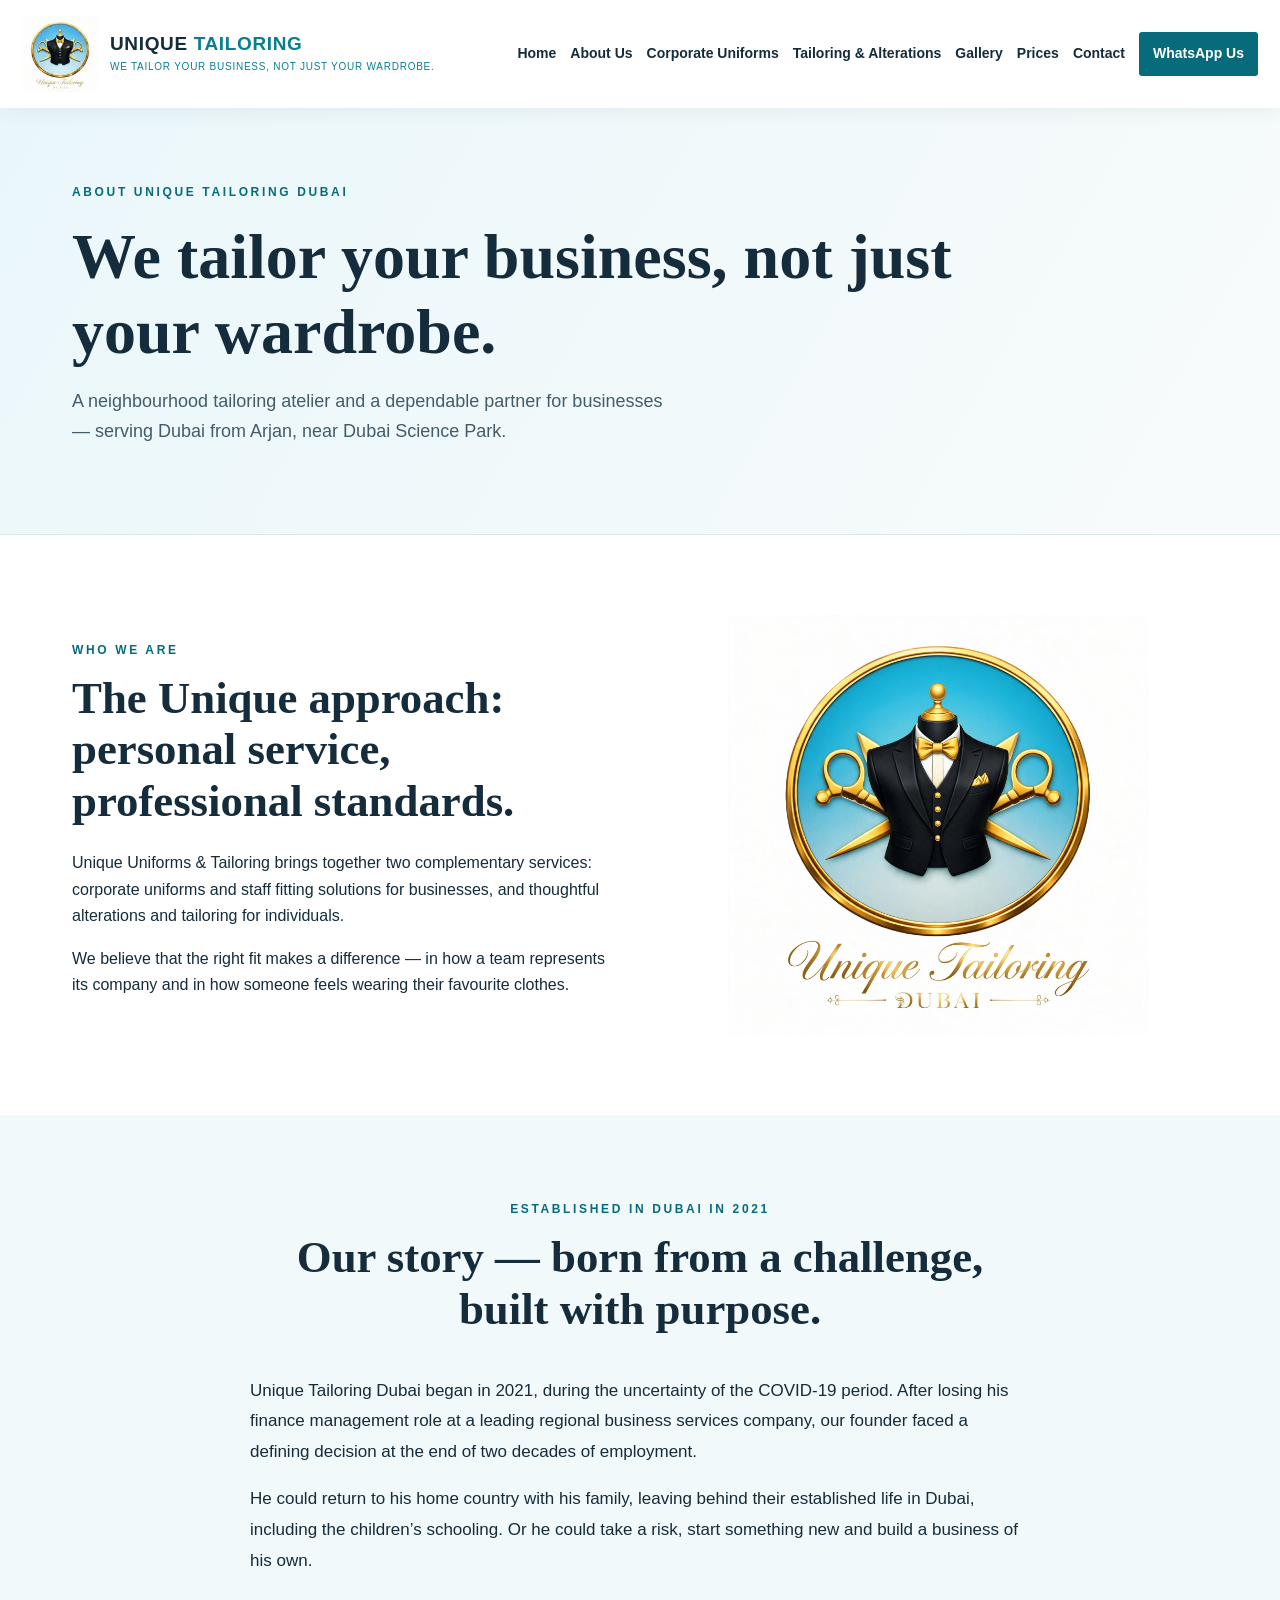
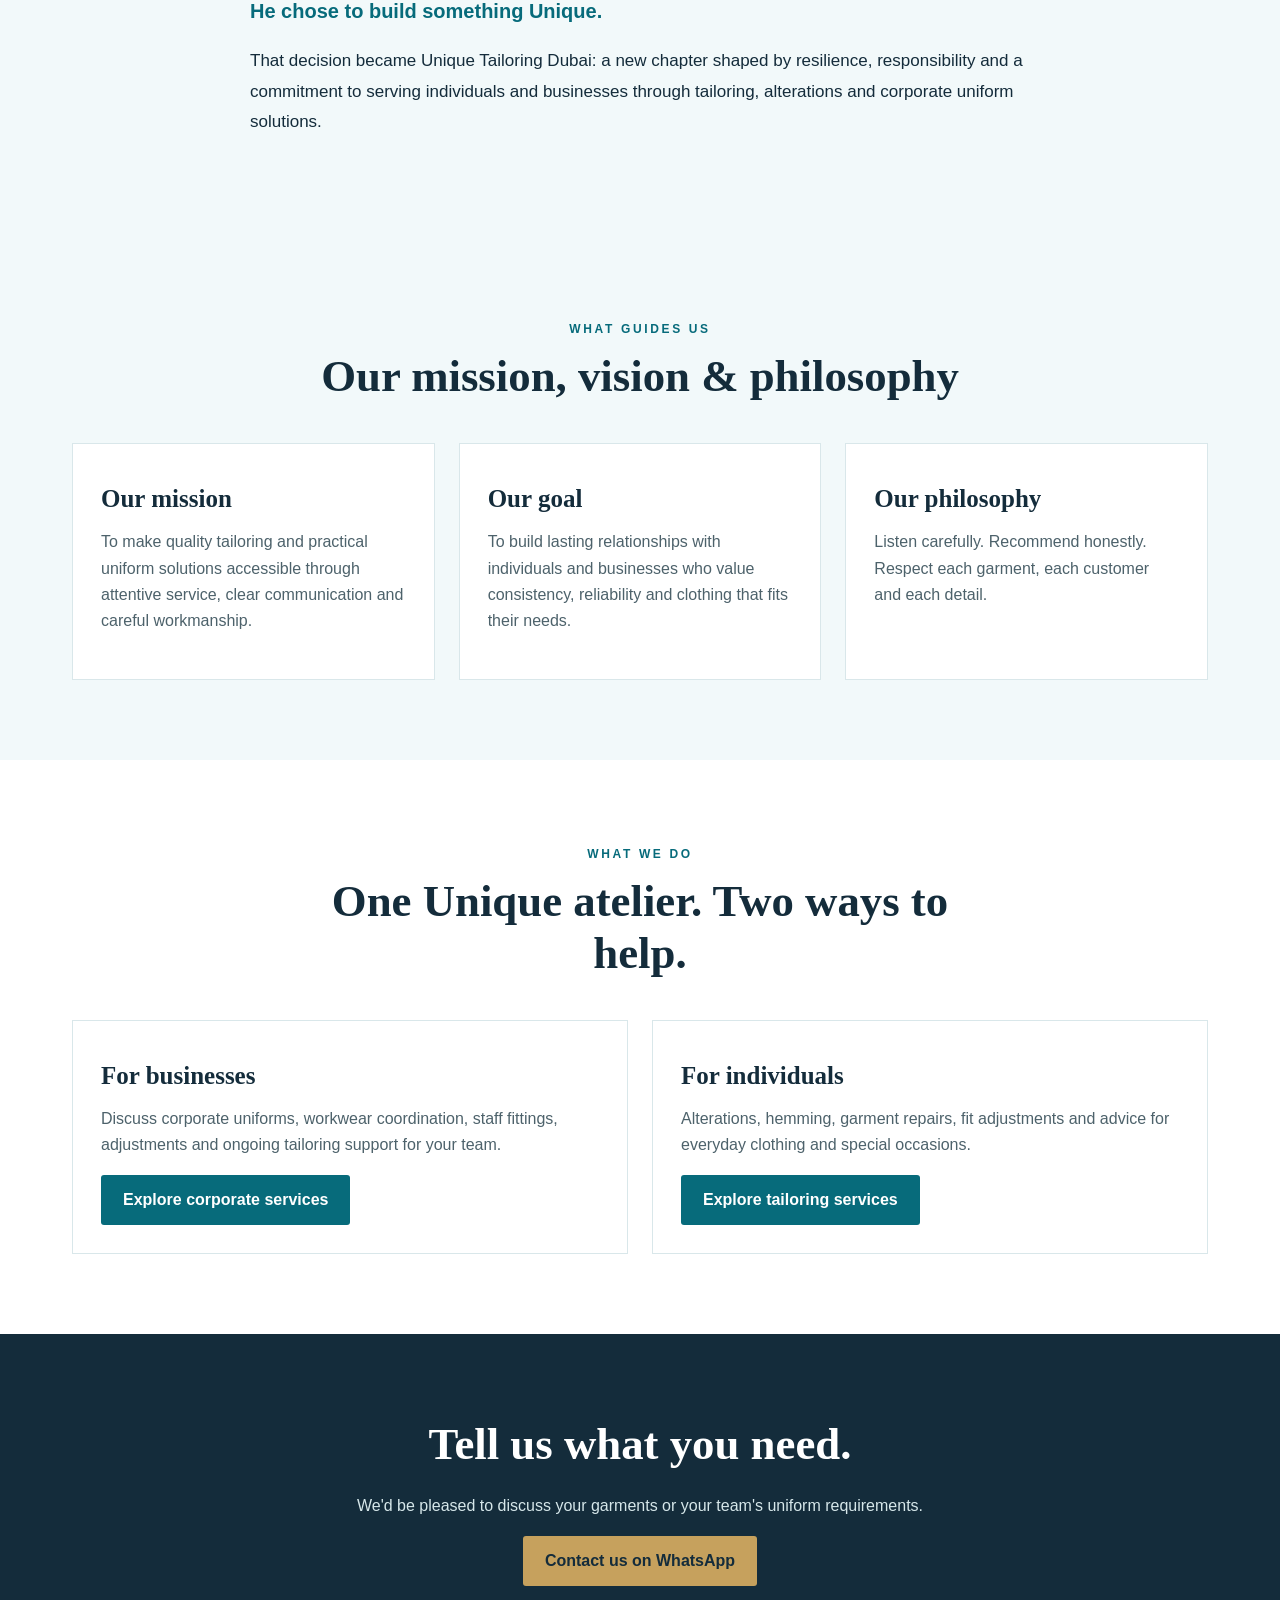
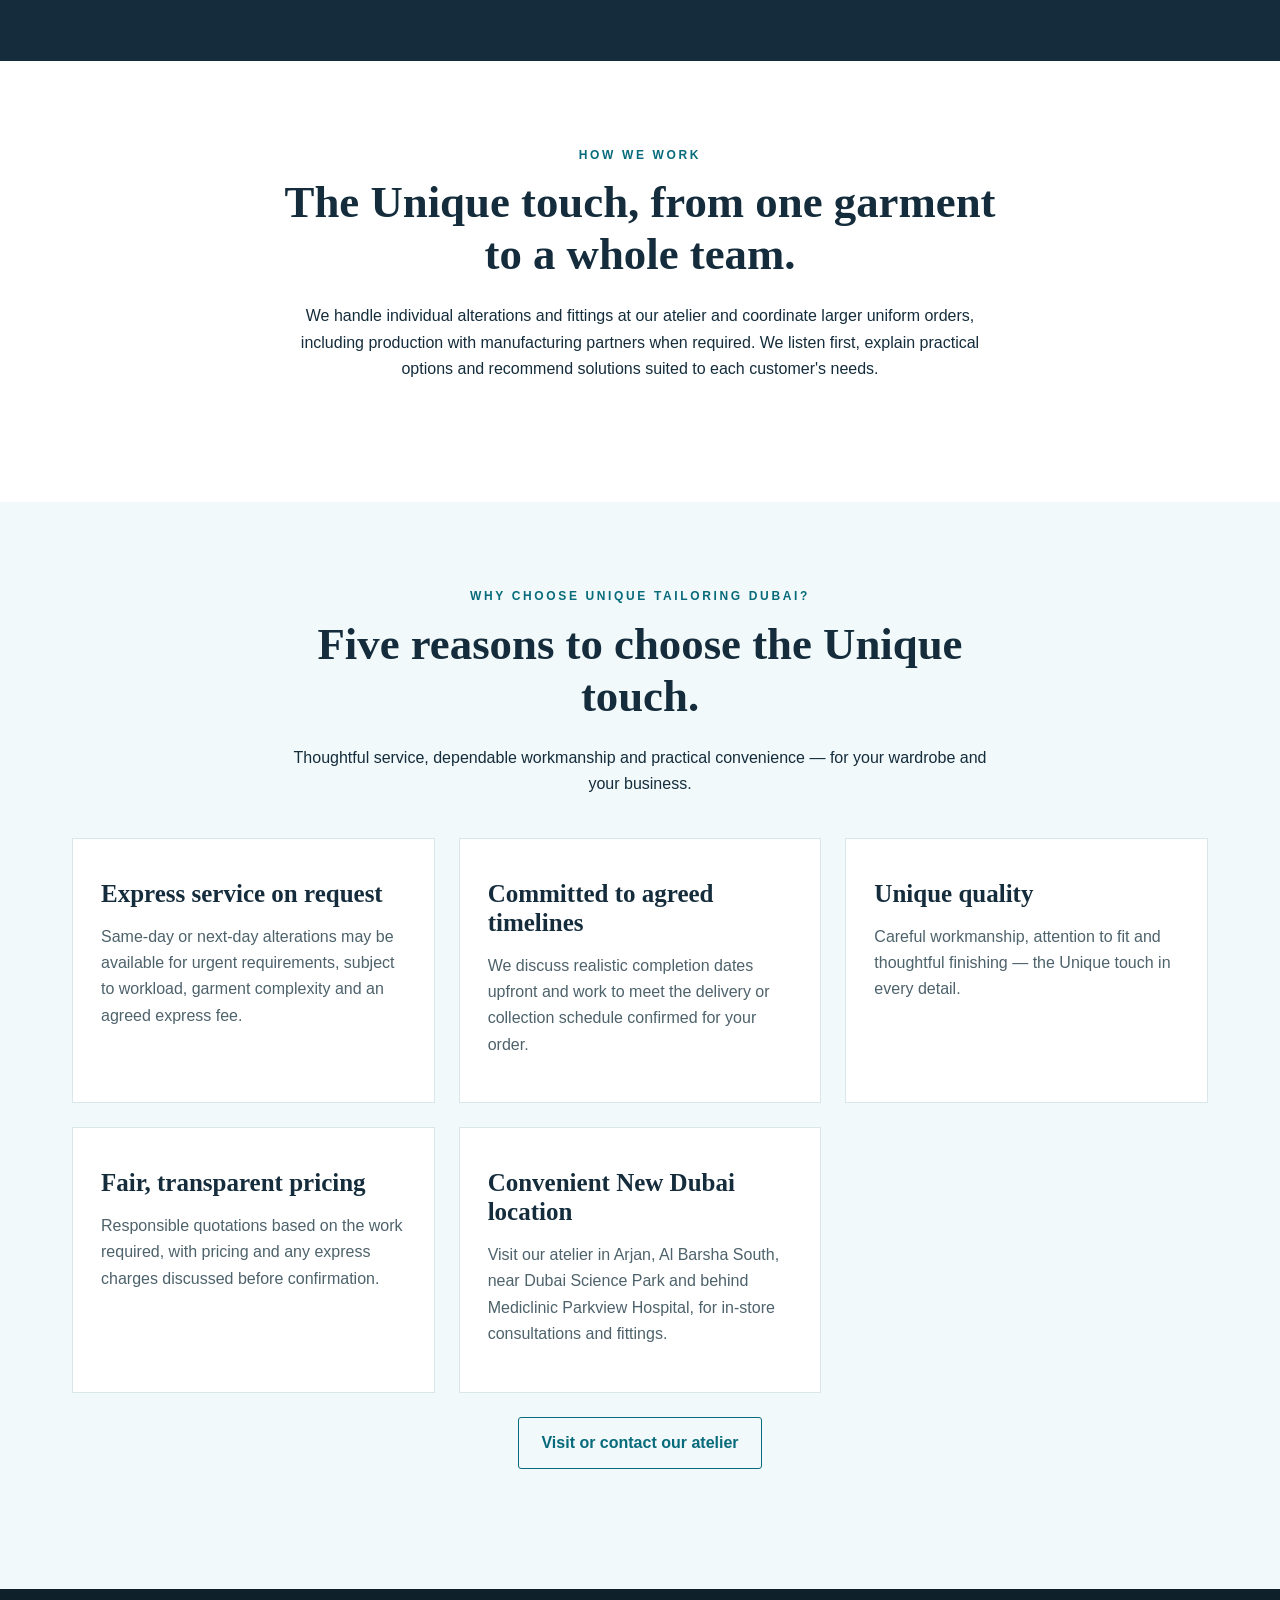
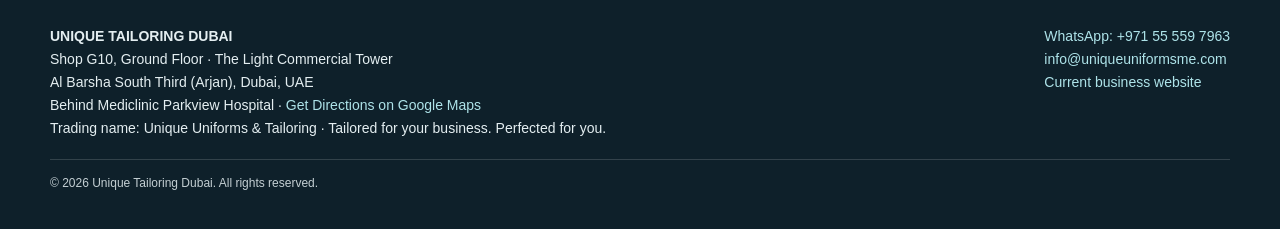
<file: about.html>
<!doctype html><html lang="en"><head><meta charset="utf-8"><meta name="viewport" content="width=device-width,initial-scale=1"><meta name="description" content="Learn about Unique Uniforms & Tailoring in Arjan, Dubai."><title>About Us | Unique Tailoring Dubai</title><link rel="stylesheet" href="style.css?v=20261113-location"><meta name="robots" content="noindex,nofollow"><meta property="og:type" content="website"><meta property="og:site_name" content="Unique Tailoring Dubai"><meta property="og:title" content="About Us | Unique Tailoring Dubai"><meta property="og:description" content="Learn about Unique Uniforms &amp; Tailoring in Arjan, Dubai."><meta property="og:url" content="https://uniqueuniformsdubai.github.io/Unique-Tailoring-Preview-/about.html"><meta property="og:image" content="https://uniqueuniformsdubai.github.io/Unique-Tailoring-Preview-/atelier-reception-wide.webp"><meta name="twitter:card" content="summary_large_image"><link rel="icon" type="image/webp" href="assets/unique-tailoring-logo.webp"></head><body><header><div class="nav"><a class="brand brand-with-logo" href="index.html"><img src="assets/unique-tailoring-logo.webp" alt="Unique Tailoring Dubai logo" width="76" height="76" loading="eager"><span class="brand-copy"><span>UNIQUE <span style="color:#087f91">TAILORING</span></span><small>WE TAILOR YOUR BUSINESS, NOT JUST YOUR WARDROBE.</small></span></a><button class="mobile-menu-toggle" type="button" aria-label="Open navigation" aria-expanded="false" aria-controls="site-links" onclick="var n=document.getElementById('site-links');var o=n.classList.toggle('is-open');this.setAttribute('aria-expanded',String(o));this.setAttribute('aria-label',o?'Close navigation':'Open navigation')">☰ <span>Menu</span></button><nav class="links" id="site-links"><a href="index.html">Home</a><a href="about.html">About Us</a><a href="corporate.html">Corporate Uniforms</a><a href="tailoring.html">Tailoring & Alterations</a><a href="gallery.html">Gallery</a><a href="prices.html">Prices</a><a href="contact.html">Contact</a><a class="btn" href="https://wa.me/971555597963" target="_blank" rel="noopener">WhatsApp Us</a></nav></div></header><main><section class="interior-hero"><div class="wrap"><span class="eyebrow">About Unique Tailoring Dubai</span><h1>We tailor your business, not just your wardrobe.</h1><p class="lead">A neighbourhood tailoring atelier and a dependable partner for businesses — serving Dubai from Arjan, near Dubai Science Park.</p></div></section><section class="wrap split"><div><span class="eyebrow">Who we are</span><h2>The Unique approach: personal service, professional standards.</h2><p>Unique Uniforms & Tailoring brings together two complementary services: corporate uniforms and staff fitting solutions for businesses, and thoughtful alterations and tailoring for individuals.</p><p>We believe that the right fit makes a difference — in how a team represents its company and in how someone feels wearing their favourite clothes.</p></div><img src="818365613_2245758782633409_8934977330830668248_n.webp" alt="Unique Tailoring Dubai brand emblem" class="about-logo" loading="eager" decoding="async"></section><section class="soft" id="our-story"><div class="wrap"><div class="center"><span class="eyebrow">Established in Dubai in 2021</span><h2>Our story — born from a challenge, built with purpose.</h2></div><div class="story-content"><p>Unique Tailoring Dubai began in 2021, during the uncertainty of the COVID-19 period. After losing his finance management role at a leading regional business services company, our founder faced a defining decision at the end of two decades of employment.</p><p>He could return to his home country with his family, leaving behind their established life in Dubai, including the children’s schooling. Or he could take a risk, start something new and build a business of his own.</p><p><strong>He chose to build something Unique.</strong></p><p>That decision became Unique Tailoring Dubai: a new chapter shaped by resilience, responsibility and a commitment to serving individuals and businesses through tailoring, alterations and corporate uniform solutions.</p></div></div></section><section class="soft"><div class="wrap"><div class="center"><span class="eyebrow">What guides us</span><h2>Our mission, vision & philosophy</h2></div><div class="cards"><article class="card"><div class="inside"><h3>Our mission</h3><p>To make quality tailoring and practical uniform solutions accessible through attentive service, clear communication and careful workmanship.</p></div></article><article class="card"><div class="inside"><h3>Our goal</h3><p>To build lasting relationships with individuals and businesses who value consistency, reliability and clothing that fits their needs.</p></div></article><article class="card"><div class="inside"><h3>Our philosophy</h3><p>Listen carefully. Recommend honestly. Respect each garment, each customer and each detail.</p></div></article></div></div></section><section class="wrap"><div class="center"><span class="eyebrow">What we do</span><h2>One Unique atelier. Two ways to help.</h2></div><div class="cards two"><article class="card"><div class="inside"><h3>For businesses</h3><p>Discuss corporate uniforms, workwear coordination, staff fittings, adjustments and ongoing tailoring support for your team.</p><a class="btn" href="corporate.html">Explore corporate services</a></div></article><article class="card"><div class="inside"><h3>For individuals</h3><p>Alterations, hemming, garment repairs, fit adjustments and advice for everyday clothing and special occasions.</p><a class="btn" href="tailoring.html">Explore tailoring services</a></div></article></div></section><section class="cta"><h2>Tell us what you need.</h2><p>We'd be pleased to discuss your garments or your team's uniform requirements.</p><a class="btn gold" href="https://wa.me/971555597963">Contact us on WhatsApp</a></section><section class="wrap"><div class="center"><span class="eyebrow">How we work</span><h2>The Unique touch, from one garment to a whole team.</h2><p>We handle individual alterations and fittings at our atelier and coordinate larger uniform orders, including production with manufacturing partners when required. We listen first, explain practical options and recommend solutions suited to each customer's needs.</p></div></section><section class="soft" id="why-choose-us"><div class="wrap"><div class="center"><span class="eyebrow">Why choose Unique Tailoring Dubai?</span><h2>Five reasons to choose the Unique touch.</h2><p>Thoughtful service, dependable workmanship and practical convenience — for your wardrobe and your business.</p></div><div class="cards"><article class="card"><div class="inside"><h3>Express service on request</h3><p>Same-day or next-day alterations may be available for urgent requirements, subject to workload, garment complexity and an agreed express fee.</p></div></article><article class="card"><div class="inside"><h3>Committed to agreed timelines</h3><p>We discuss realistic completion dates upfront and work to meet the delivery or collection schedule confirmed for your order.</p></div></article><article class="card"><div class="inside"><h3>Unique quality</h3><p>Careful workmanship, attention to fit and thoughtful finishing — the Unique touch in every detail.</p></div></article><article class="card"><div class="inside"><h3>Fair, transparent pricing</h3><p>Responsible quotations based on the work required, with pricing and any express charges discussed before confirmation.</p></div></article><article class="card"><div class="inside"><h3>Convenient New Dubai location</h3><p>Visit our atelier in Arjan, Al Barsha South, near Dubai Science Park and behind Mediclinic Parkview Hospital, for in-store consultations and fittings.</p></div></article></div><div class="center" style="margin-top:24px"><a class="btn outline" href="contact.html">Visit or contact our atelier</a></div></div></section></main><footer><div class="foot"><div><strong>UNIQUE TAILORING DUBAI</strong><div>Shop G10, Ground Floor · The Light Commercial Tower</div><div>Al Barsha South Third (Arjan), Dubai, UAE</div><div>Behind Mediclinic Parkview Hospital · <a href="https://maps.app.goo.gl/wjJMb9TZ3QaaZT998" target="_blank" rel="noopener">Get Directions on Google Maps</a></div><div>Trading name: Unique Uniforms &amp; Tailoring · Tailored for your business. Perfected for you.</div></div><div><a href="https://wa.me/971555597963">WhatsApp: +971 55 559 7963</a><div><a href="mailto:info@uniqueuniformsme.com">info@uniqueuniformsme.com</a></div><div><a href="https://uniqueuniformsme.com">Current business website</a></div></div></div><div class="footer-copyright">© 2026 Unique Tailoring Dubai. All rights reserved.</div></footer></body></html>
</file>
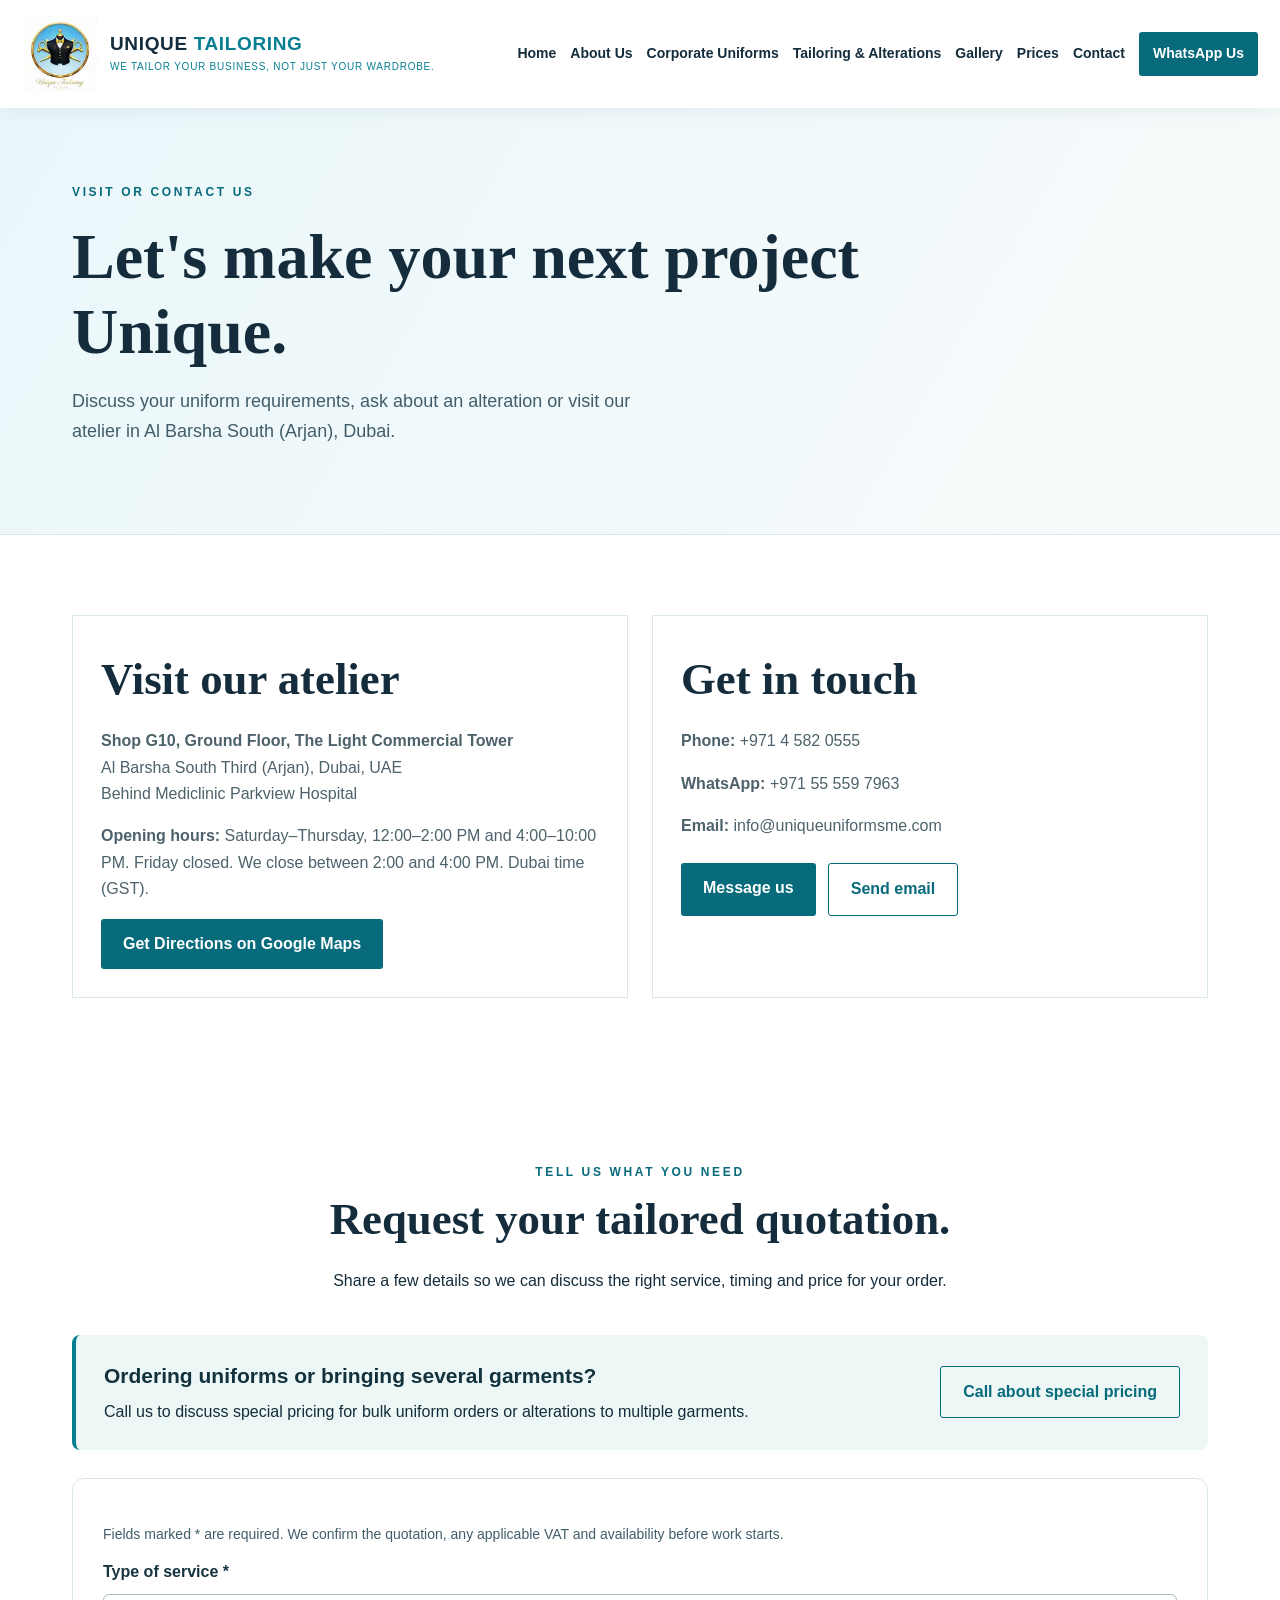
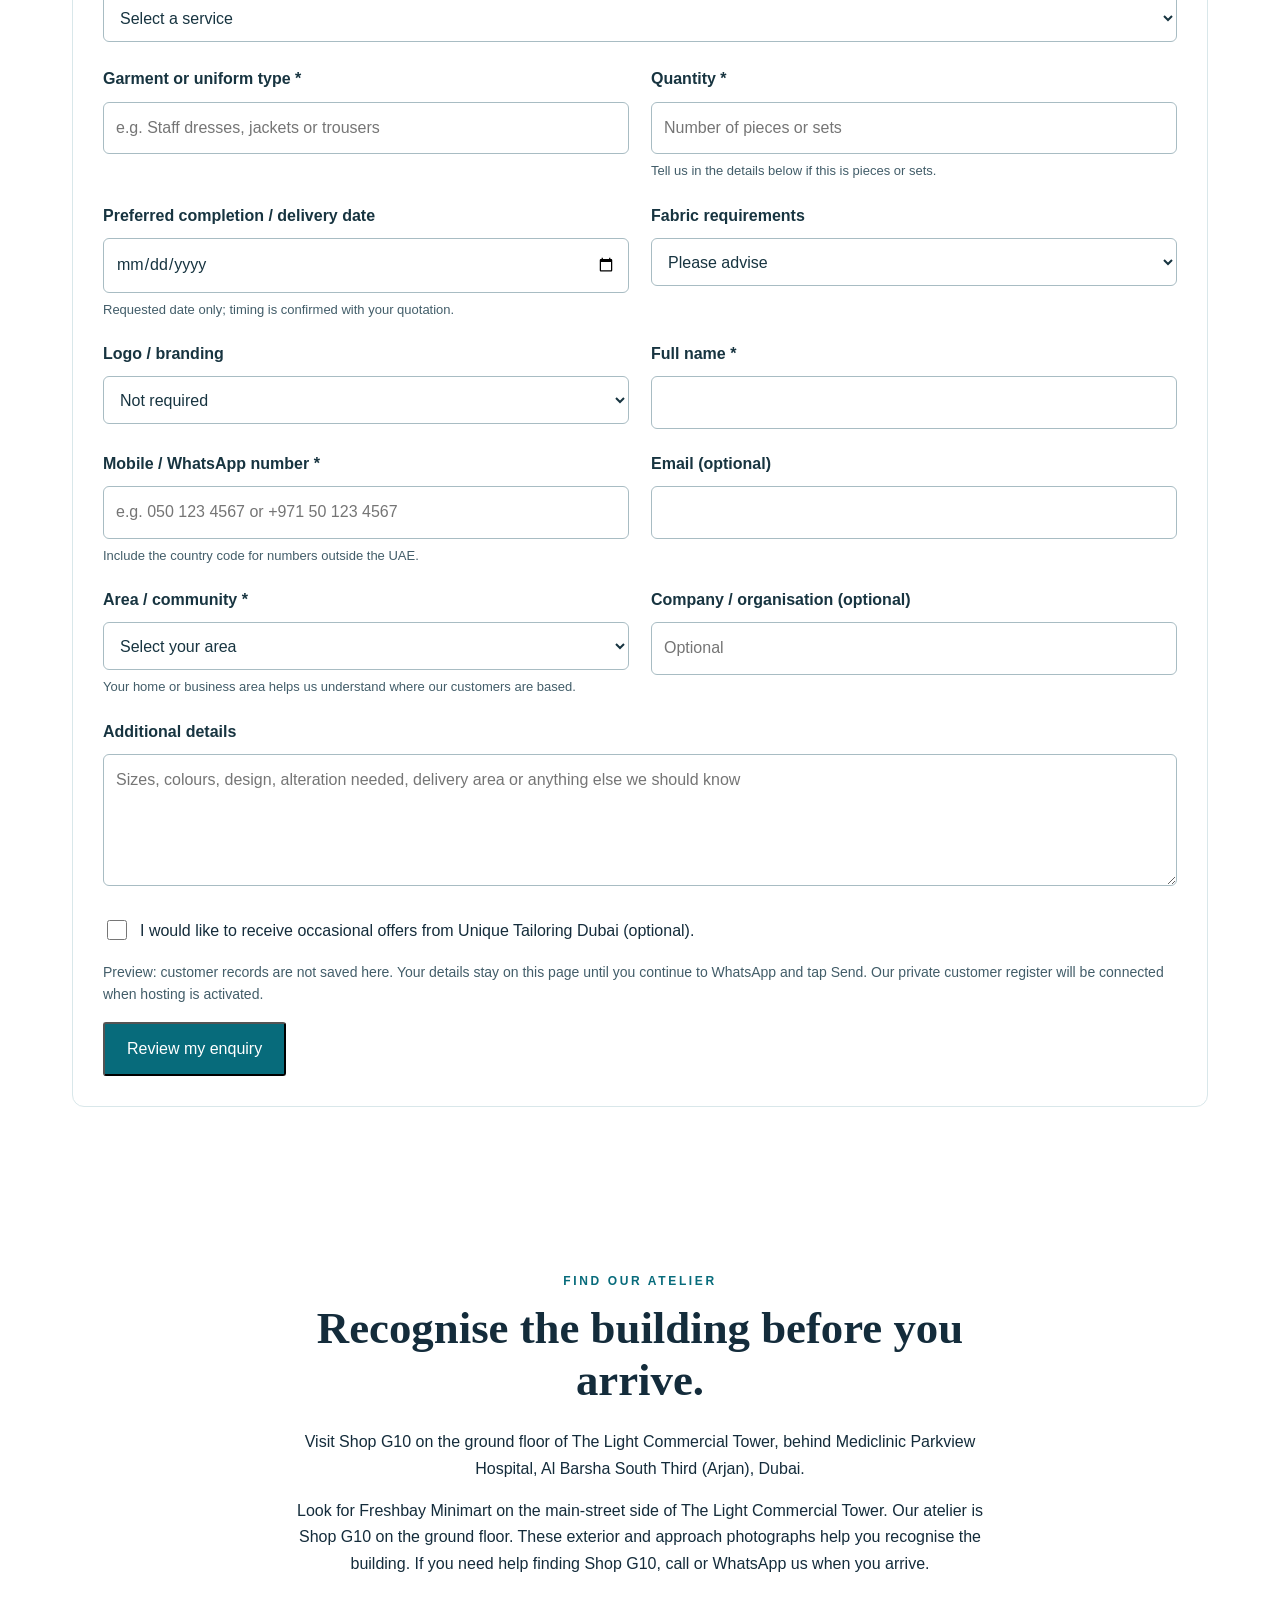
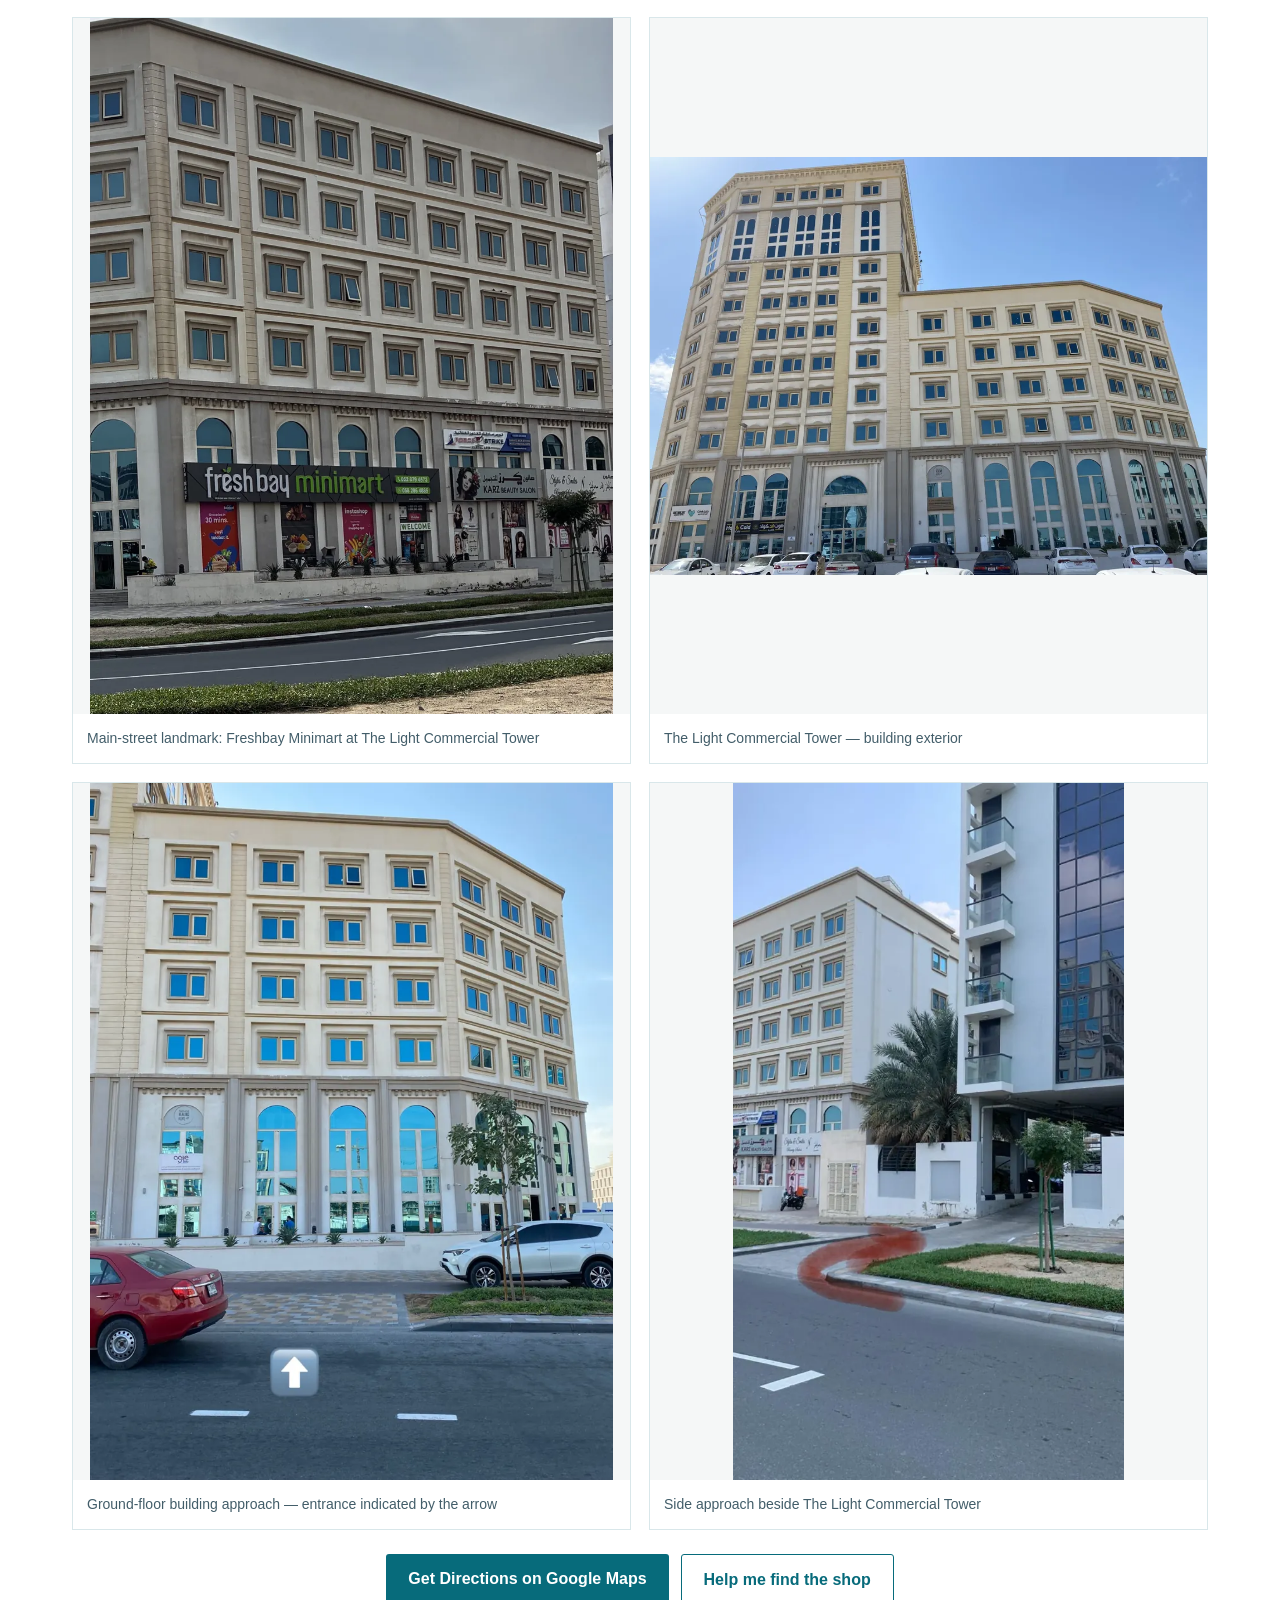
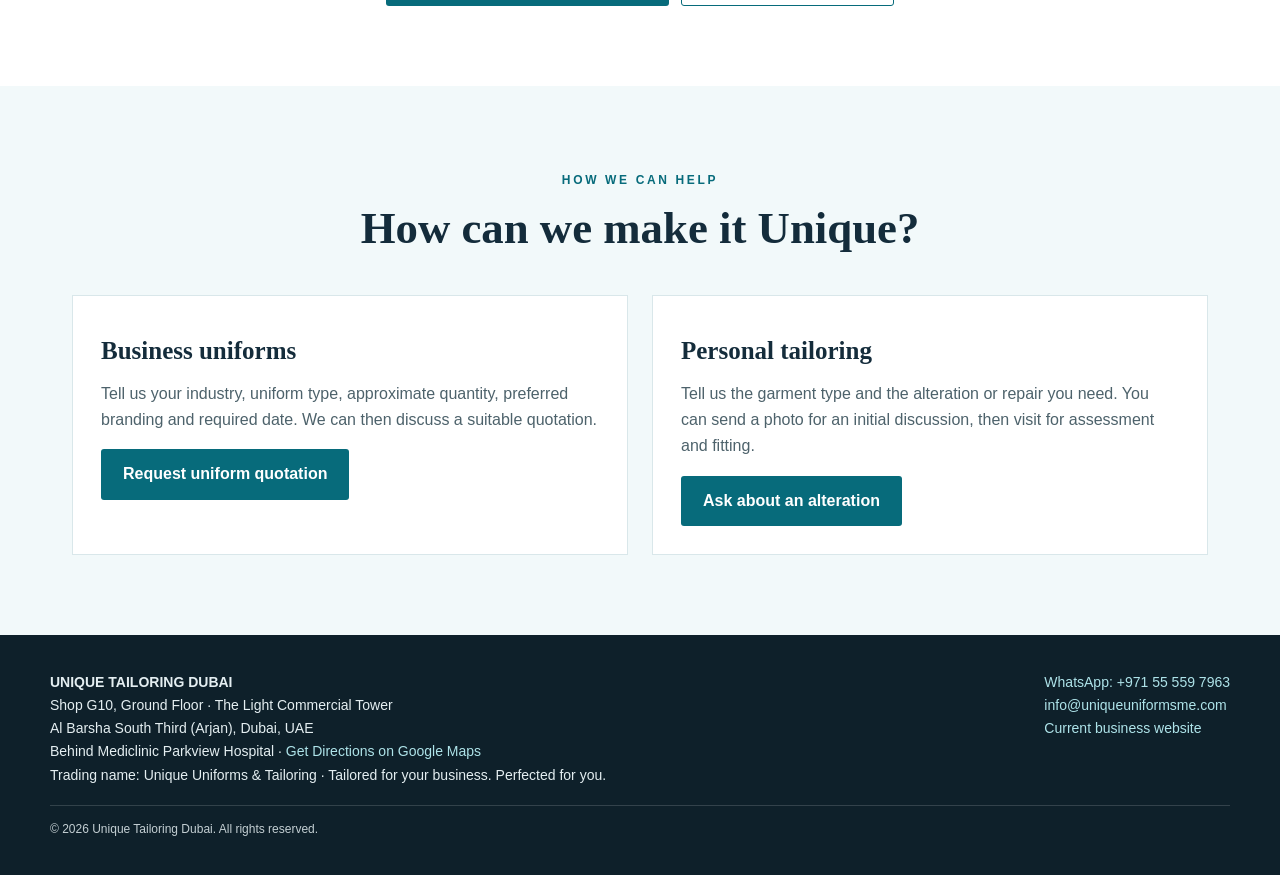
<file: contact.html>
<!doctype html><html lang="en"><head><meta charset="utf-8"><meta name="viewport" content="width=device-width,initial-scale=1"><meta name="description" content="Contact Unique Uniforms & Tailoring Dubai. Visit Shop G10, Ground Floor, The Light Commercial Tower, Al Barsha South Third (Arjan), Dubai."><title>Contact & Directions | Unique Tailoring Dubai</title><link rel="stylesheet" href="style.css?v=20261113-landmark"><meta name="robots" content="noindex,nofollow"><meta property="og:type" content="website"><meta property="og:site_name" content="Unique Tailoring Dubai"><meta property="og:title" content="Contact & Directions | Unique Tailoring Dubai"><meta property="og:description" content="Contact Unique Uniforms &amp; Tailoring Dubai. Visit Shop G10, Ground Floor, The Light Commercial Tower, Al Barsha South Third (Arjan), Dubai."><meta property="og:url" content="https://uniqueuniformsdubai.github.io/Unique-Tailoring-Preview-/contact.html"><meta property="og:image" content="https://uniqueuniformsdubai.github.io/Unique-Tailoring-Preview-/atelier-reception-wide.webp"><meta name="twitter:card" content="summary_large_image"><link rel="icon" type="image/webp" href="assets/unique-tailoring-logo.webp"><script type="application/ld+json">{"@context":"https://schema.org","@type":"ClothingStore","name":"Unique Tailoring Dubai","alternateName":"Unique Uniforms & Tailoring","url":"https://uniqueuniformsdubai.github.io/Unique-Tailoring-Preview-/","telephone":"+97145820555","email":"info@uniqueuniformsme.com","image":"https://uniqueuniformsdubai.github.io/Unique-Tailoring-Preview-/atelier-reception-wide.webp","address":{"@type":"PostalAddress","streetAddress":"Shop G10, Ground Floor, The Light Commercial Tower, Al Barsha South Third (Arjan)","addressLocality":"Dubai","addressCountry":"AE"},"sameAs":["https://www.instagram.com/uniforms_unique","https://www.facebook.com/share/1H9Nz3CjFB/","https://www.linkedin.com/company/unique-uniforms-tailoring/"]}</script><link rel="stylesheet" href="quote-form.css?v=20261114-customers"></head><body><header><div class="nav"><a class="brand brand-with-logo" href="index.html"><img src="assets/unique-tailoring-logo.webp" alt="Unique Tailoring Dubai logo" width="76" height="76" loading="eager"><span class="brand-copy"><span>UNIQUE <span style="color:#087f91">TAILORING</span></span><small>WE TAILOR YOUR BUSINESS, NOT JUST YOUR WARDROBE.</small></span></a><button class="mobile-menu-toggle" type="button" aria-label="Open navigation" aria-expanded="false" aria-controls="site-links" onclick="var n=document.getElementById('site-links');var o=n.classList.toggle('is-open');this.setAttribute('aria-expanded',String(o));this.setAttribute('aria-label',o?'Close navigation':'Open navigation')">☰ <span>Menu</span></button><nav class="links" id="site-links"><a href="index.html">Home</a><a href="about.html">About Us</a><a href="corporate.html">Corporate Uniforms</a><a href="tailoring.html">Tailoring & Alterations</a><a href="gallery.html">Gallery</a><a href="prices.html">Prices</a><a href="contact.html">Contact</a><a class="btn" href="https://wa.me/971555597963" target="_blank" rel="noopener">WhatsApp Us</a></nav></div></header><main><section class="interior-hero"><div class="wrap"><span class="eyebrow">Visit or contact us</span><h1>Let's make your next project Unique.</h1><p class="lead">Discuss your uniform requirements, ask about an alteration or visit our atelier in Al Barsha South (Arjan), Dubai.</p></div></section><section class="wrap"><div class="cards two"><article class="card"><div class="inside"><h2>Visit our atelier</h2><p><strong>Shop G10, Ground Floor, The Light Commercial Tower</strong><br>Al Barsha South Third (Arjan), Dubai, UAE<br>Behind Mediclinic Parkview Hospital</p><p><strong>Opening hours:</strong> Saturday–Thursday, 12:00–2:00 PM and 4:00–10:00 PM. Friday closed. We close between 2:00 and 4:00 PM. Dubai time (GST).</p><a class="btn" href="https://maps.app.goo.gl/wjJMb9TZ3QaaZT998" target="_blank" rel="noopener">Get Directions on Google Maps</a></div></article><article class="card"><div class="inside"><h2>Get in touch</h2><p><strong>Phone:</strong> <a href="tel:+97145820555">+971 4 582 0555</a></p><p><strong>WhatsApp:</strong> <a href="https://wa.me/971555597963">+971 55 559 7963</a></p><p><strong>Email:</strong> <a href="mailto:info@uniqueuniformsme.com">info@uniqueuniformsme.com</a></p><div class="actions"><a class="btn" href="https://wa.me/971555597963">Message us</a><a class="btn outline" href="mailto:info@uniqueuniformsme.com">Send email</a></div></div></article></div></section><section class="wrap quote-section" id="request-quote" aria-labelledby="quote-heading">
  <div class="center"><span class="eyebrow">Tell us what you need</span><h2 id="quote-heading">Request your tailored quotation.</h2><p>Share a few details so we can discuss the right service, timing and price for your order.</p></div>
  <aside class="quantity-offer" aria-label="Quantity pricing"><div><strong id="quantity-offer-heading">Ordering uniforms or bringing several garments?</strong><p id="quantity-offer-description">Call us to discuss special pricing for bulk uniform orders or alterations to multiple garments.</p></div><a class="btn outline" href="tel:+97145820555" id="quantity-offer-call">Call about special pricing</a></aside>
  <form id="quote-form" class="quote-form" aria-describedby="quote-help">
    <p id="quote-help">Fields marked * are required. We confirm the quotation, any applicable VAT and availability before work starts.</p>
    <div class="quote-field"><label for="quote-service">Type of service *</label><select id="quote-service" name="service" required><option value="">Select a service</option><option value="Corporate uniforms">Corporate uniforms</option><option value="Tailoring & alterations">Tailoring &amp; alterations</option><option value="Made-to-measure clothing">Made-to-measure clothing</option><option value="Garment repairs">Garment repairs</option><option value="Other / please advise">Other / please advise</option></select></div>
    <fieldset id="quote-items-fieldset" class="quote-items" hidden disabled><legend>Your garments &amp; services</legend><p>Add each garment or service you need. For example: 2 trousers for shortening and 1 dress for resizing.</p><div id="quote-items"></div><button class="btn outline" id="quote-add-item" type="button">+ Add another garment / service</button><p id="quote-items-status" class="quote-field-hint" aria-live="polite"></p><p>Prices and the final scope are confirmed after reviewing your garments. A fitting may be required. This is a quote request, not a confirmed booking or paid order.</p></fieldset>
    <div class="quote-fields">
      
      <div class="quote-field" id="quote-garment-field"><label for="quote-garment">Garment or uniform type *</label><input id="quote-garment" name="garment" required maxlength="120" placeholder="e.g. Staff dresses, jackets or trousers"></div>
      <div class="quote-field" id="quote-quantity-field"><label for="quote-quantity">Quantity *</label><input id="quote-quantity" name="quantity" type="number" inputmode="numeric" min="1" max="100000" step="1" required placeholder="Number of pieces or sets"><small>Tell us in the details below if this is pieces or sets.</small></div>
      <div class="quote-field"><label for="quote-date">Preferred completion / delivery date</label><input id="quote-date" name="date" type="date" aria-describedby="quote-date-help"><small id="quote-date-help">Requested date only; timing is confirmed with your quotation.</small></div>
      <div class="quote-field"><label for="quote-fabric">Fabric requirements</label><select id="quote-fabric" name="fabric"><option value="Please advise">Please advise</option><option value="I will supply the fabric">I will supply the fabric</option><option value="Please quote for fabric supply">Please quote for fabric supply</option><option value="Alteration / repair of existing garments">Alteration / repair of existing garments</option></select></div>
      <div class="quote-field"><label for="quote-branding">Logo / branding</label><select id="quote-branding" name="branding"><option value="Not required">Not required</option><option value="Embroidery">Embroidery</option><option value="Printing">Printing</option><option value="Please advise">Please advise</option></select></div>
      <div class="quote-field"><label for="quote-name">Full name *</label><input id="quote-name" name="name" autocomplete="name" required maxlength="80"></div>
      <div class="quote-field"><label for="quote-phone">Mobile / WhatsApp number *</label><input id="quote-phone" name="phone" type="tel" autocomplete="tel" required maxlength="24" placeholder="e.g. 050 123 4567 or +971 50 123 4567"><small>Include the country code for numbers outside the UAE.</small></div>
      <div class="quote-field"><label for="quote-email">Email (optional)</label><input id="quote-email" name="email" type="email" autocomplete="email" maxlength="254"></div>
      <div class="quote-field"><label for="quote-area">Area / community *</label><select id="quote-area" name="area" required><option value="">Select your area</option><option>Arjan</option><option>Al Barsha South</option><option>Al Barsha</option><option>Dubai Hills Estate</option><option>Jumeirah Village Circle (JVC)</option><option>Jumeirah Village Triangle (JVT)</option><option>Motor City</option><option>Dubai Sports City</option><option>Dubai Studio City</option><option>Arabian Ranches</option><option>Dubai Marina</option><option>Jumeirah Lakes Towers (JLT)</option><option>Jumeirah</option><option>Business Bay</option><option>Downtown Dubai</option><option>Other</option></select><small>Your home or business area helps us understand where our customers are based.</small></div>
      <div class="quote-field" id="quote-area-other-field" hidden><label for="quote-area-other">Other area / city *</label><input id="quote-area-other" name="areaOther" maxlength="100" disabled placeholder="Area / community and city"></div>
      <div class="quote-field"><label for="quote-company">Company / organisation</label><input id="quote-company" name="company" autocomplete="organization" maxlength="120" placeholder="Optional"></div>
      <div class="quote-field quote-field-wide"><label for="quote-details">Additional details</label><textarea id="quote-details" name="details" rows="4" maxlength="1500" placeholder="Sizes, colours, design, alteration needed, delivery area or anything else we should know"></textarea></div>
    </div>
    <label class="quote-marketing"><input type="checkbox" name="marketing" value="yes"> I would like to receive occasional offers from Unique Tailoring Dubai (optional).</label><input type="text" name="website" class="quote-trap" tabindex="-1" autocomplete="off" aria-hidden="true"><p class="quote-privacy" id="quote-privacy">Your details stay on this page until you choose to continue to WhatsApp. Review the message there and tap Send to contact our team. You can attach garment photos in WhatsApp.</p>
    <p id="quote-save-status" role="status" aria-live="polite"></p><button class="btn" id="quote-submit" type="submit" disabled>Review my enquiry</button>
    <noscript><p>The form needs JavaScript to prepare your enquiry. <a href="https://wa.me/971555597963">Message our team directly on WhatsApp</a> or <a href="tel:+97145820555">call +971 4 582 0555</a>.</p></noscript>
  </form>
  <section id="quote-review" class="quote-review" hidden aria-labelledby="quote-review-heading"><h3 id="quote-review-heading" tabindex="-1">Your enquiry is ready to review.</h3><p id="quote-result">Check the details below, then continue to WhatsApp. Your enquiry has not been sent yet.</p><pre id="quote-message"></pre><div class="actions"><a class="btn" id="quote-whatsapp" target="_blank" rel="noopener noreferrer">Continue to WhatsApp</a><button class="btn outline" id="quote-edit" type="button">Edit details</button></div></section>
</section>
<section class="wrap location-guide" id="find-our-atelier"><div class="center"><span class="eyebrow">Find our atelier</span><h2>Recognise the building before you arrive.</h2><p>Visit Shop G10 on the ground floor of The Light Commercial Tower, behind Mediclinic Parkview Hospital, Al Barsha South Third (Arjan), Dubai.</p><p>Look for Freshbay Minimart on the main-street side of The Light Commercial Tower. Our atelier is Shop G10 on the ground floor. These exterior and approach photographs help you recognise the building. If you need help finding Shop G10, call or WhatsApp us when you arrive.</p></div><div class="photo-grid location-grid location-grid-landmarks"><figure class="photo-item"><a href="assets/location/freshbay-minimart-landmark.webp" target="_blank" rel="noopener"><img src="assets/location/freshbay-minimart-landmark.webp" alt="Main-street landmark: Freshbay Minimart at The Light Commercial Tower" width="900" height="1200" loading="lazy" decoding="async"></a><figcaption>Main-street landmark: Freshbay Minimart at The Light Commercial Tower</figcaption></figure><figure class="photo-item"><a href="assets/location/the-light-commercial-tower.webp" target="_blank" rel="noopener"><img src="assets/location/the-light-commercial-tower.webp" alt="The Light Commercial Tower — building exterior" width="1000" height="750" loading="lazy" decoding="async"></a><figcaption>The Light Commercial Tower — building exterior</figcaption></figure><figure class="photo-item"><a href="assets/location/building-entrance.webp" target="_blank" rel="noopener"><img src="assets/location/building-entrance.webp" alt="Ground-floor building approach — entrance indicated by the arrow" width="825" height="1100" loading="lazy" decoding="async"></a><figcaption>Ground-floor building approach — entrance indicated by the arrow</figcaption></figure><figure class="photo-item"><a href="assets/location/side-approach.webp" target="_blank" rel="noopener"><img src="assets/location/side-approach.webp" alt="Side approach beside The Light Commercial Tower" width="619" height="1100" loading="lazy" decoding="async"></a><figcaption>Side approach beside The Light Commercial Tower</figcaption></figure></div><div class="actions" style="justify-content:center;margin-top:24px"><a class="btn" href="https://maps.app.goo.gl/wjJMb9TZ3QaaZT998" target="_blank" rel="noopener">Get Directions on Google Maps</a><a class="btn outline" href="https://wa.me/971555597963?text=Hello%2C%20please%20help%20me%20find%20Shop%20G10%20at%20The%20Light%20Commercial%20Tower.">Help me find the shop</a></div></section><section class="soft"><div class="wrap"><div class="center"><span class="eyebrow">How we can help</span><h2>How can we make it Unique?</h2></div><div class="cards two"><article class="card"><div class="inside"><h3>Business uniforms</h3><p>Tell us your industry, uniform type, approximate quantity, preferred branding and required date. We can then discuss a suitable quotation.</p><a class="btn" href="contact.html?service=corporate#request-quote">Request uniform quotation</a></div></article><article class="card"><div class="inside"><h3>Personal tailoring</h3><p>Tell us the garment type and the alteration or repair you need. You can send a photo for an initial discussion, then visit for assessment and fitting.</p><a class="btn" href="contact.html?service=alterations#request-quote">Ask about an alteration</a></div></article></div></div></section></main><footer><div class="foot"><div><strong>UNIQUE TAILORING DUBAI</strong><div>Shop G10, Ground Floor · The Light Commercial Tower</div><div>Al Barsha South Third (Arjan), Dubai, UAE</div><div>Behind Mediclinic Parkview Hospital · <a href="https://maps.app.goo.gl/wjJMb9TZ3QaaZT998" target="_blank" rel="noopener">Get Directions on Google Maps</a></div><div>Trading name: Unique Uniforms &amp; Tailoring · Tailored for your business. Perfected for you.</div></div><div><a href="https://wa.me/971555597963">WhatsApp: +971 55 559 7963</a><div><a href="mailto:info@uniqueuniformsme.com">info@uniqueuniformsme.com</a></div><div><a href="https://uniqueuniformsme.com">Current business website</a></div></div></div><div class="footer-copyright">© 2026 Unique Tailoring Dubai. All rights reserved.</div></footer><script src="gallery-lightbox.js" defer></script><script src="customer-config.js?v=20261114-customers" defer></script><script src="quote-form.js?v=20261114-order-pricing" defer></script></body></html>
</file>
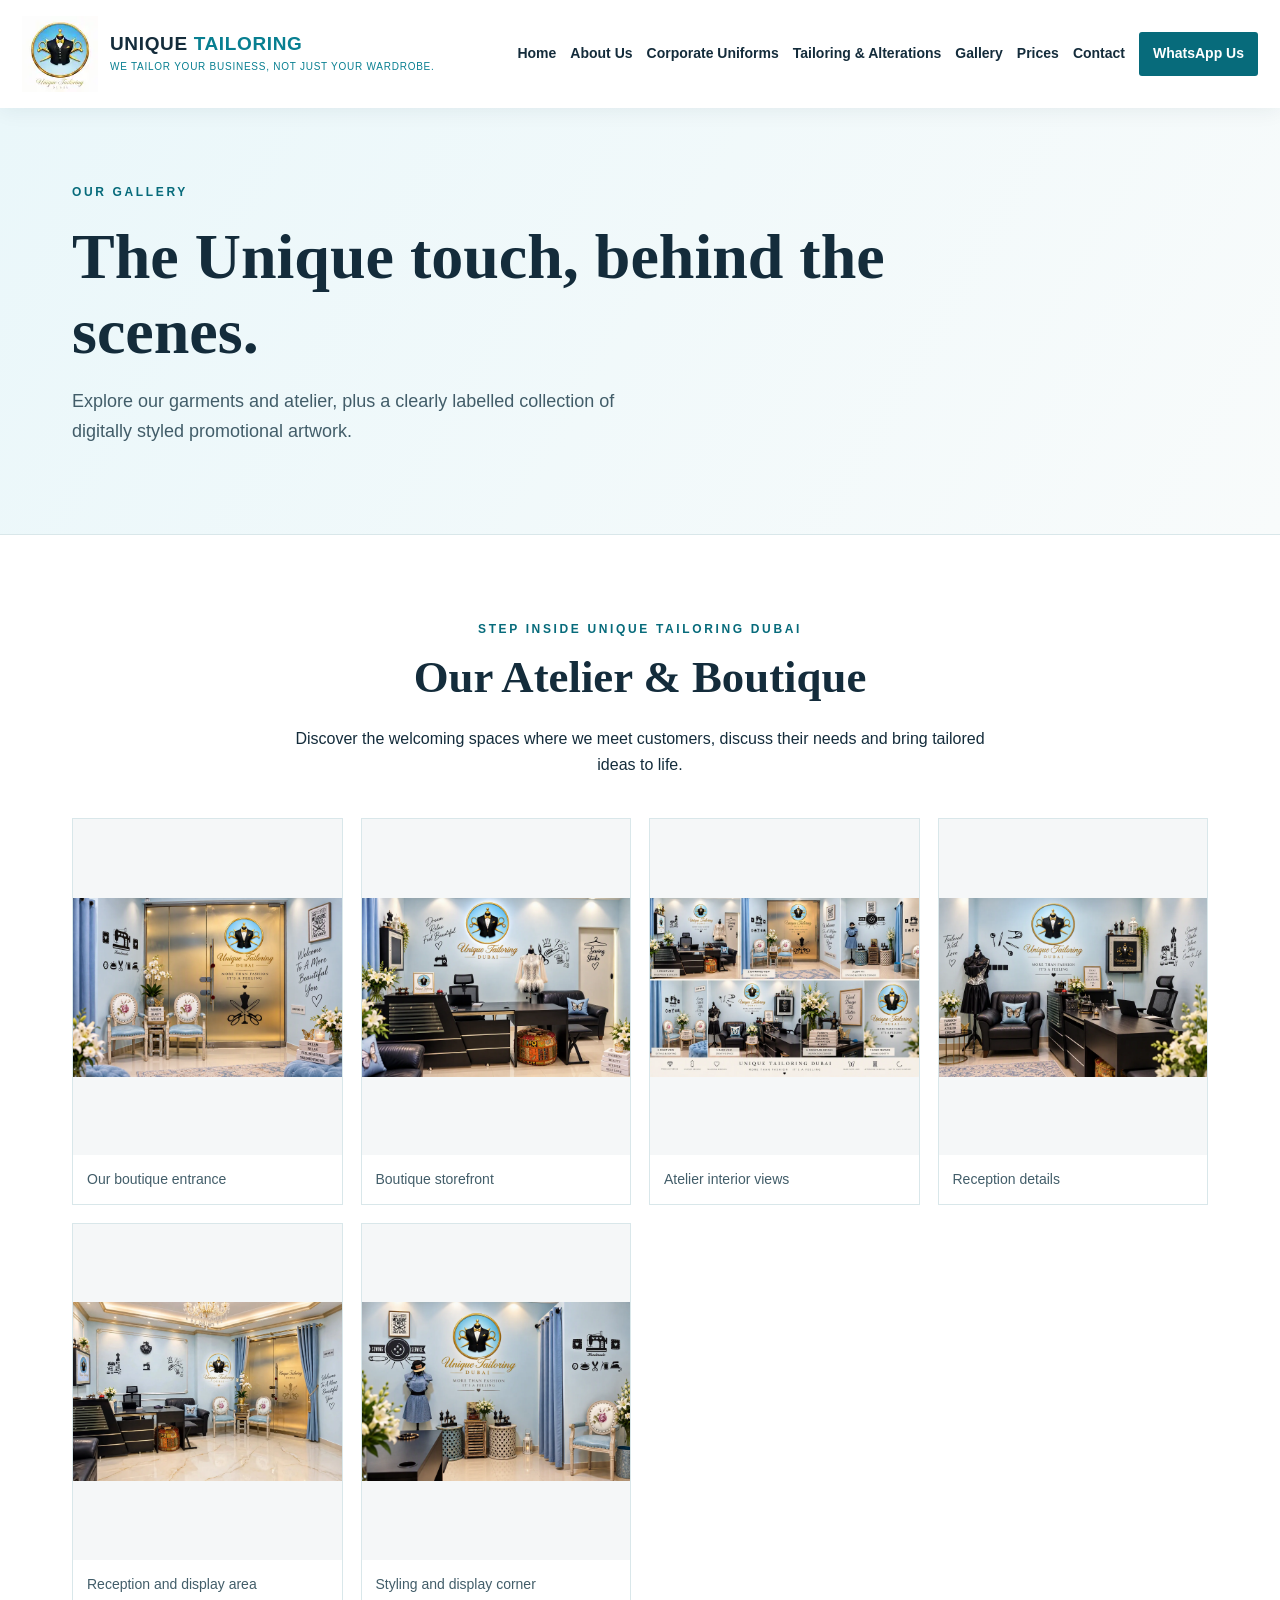
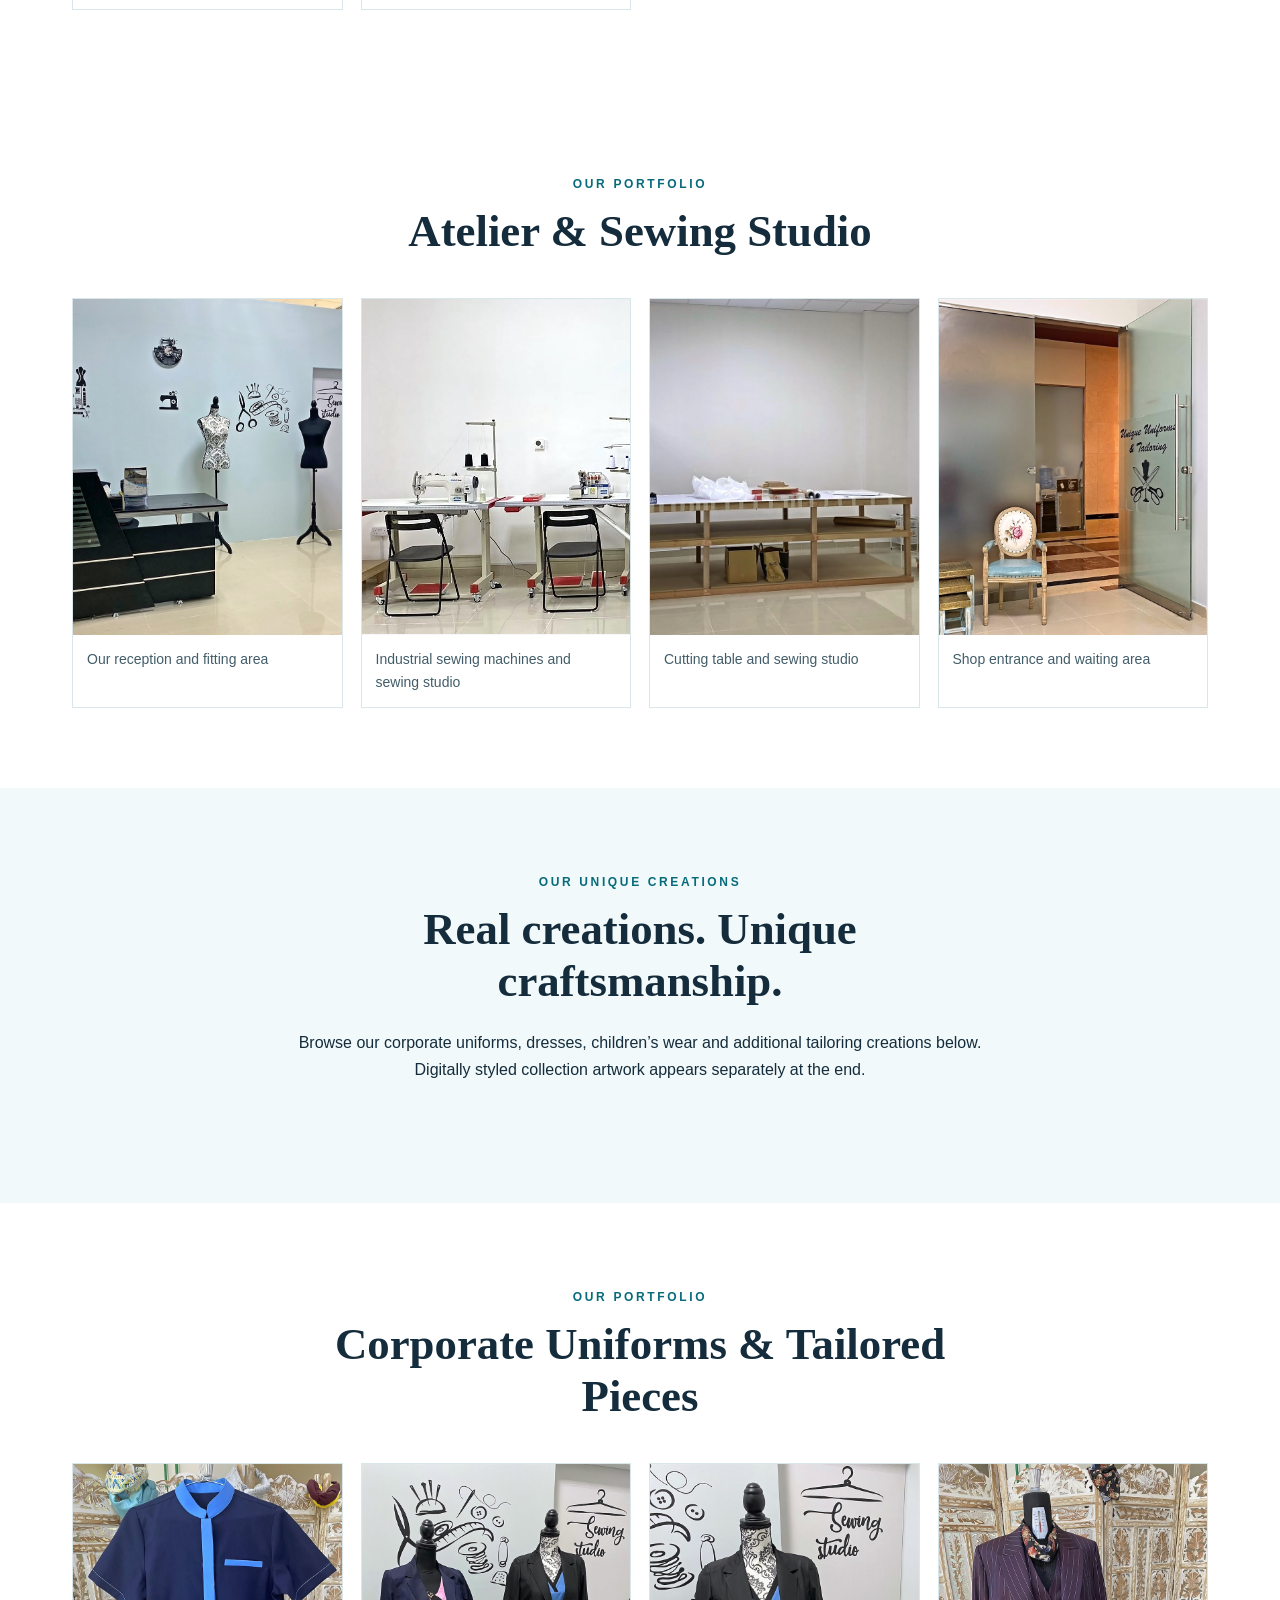
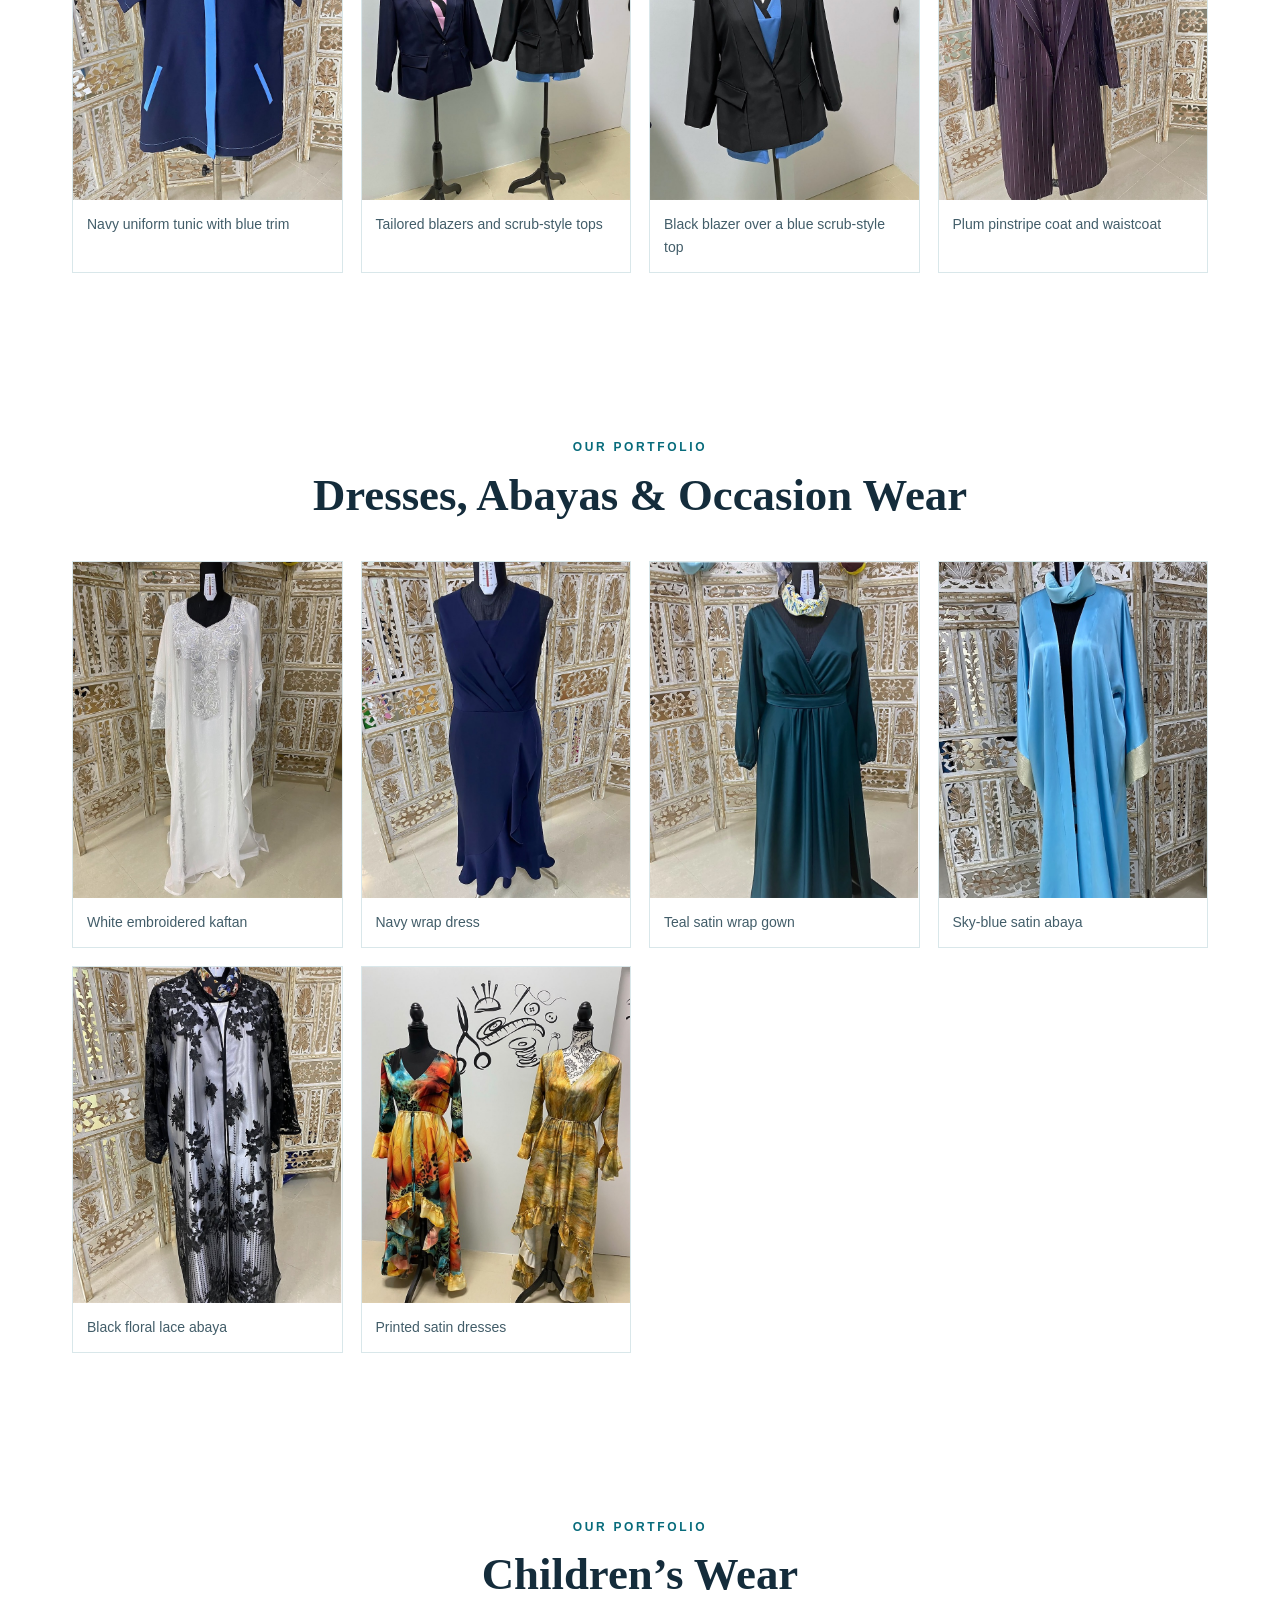
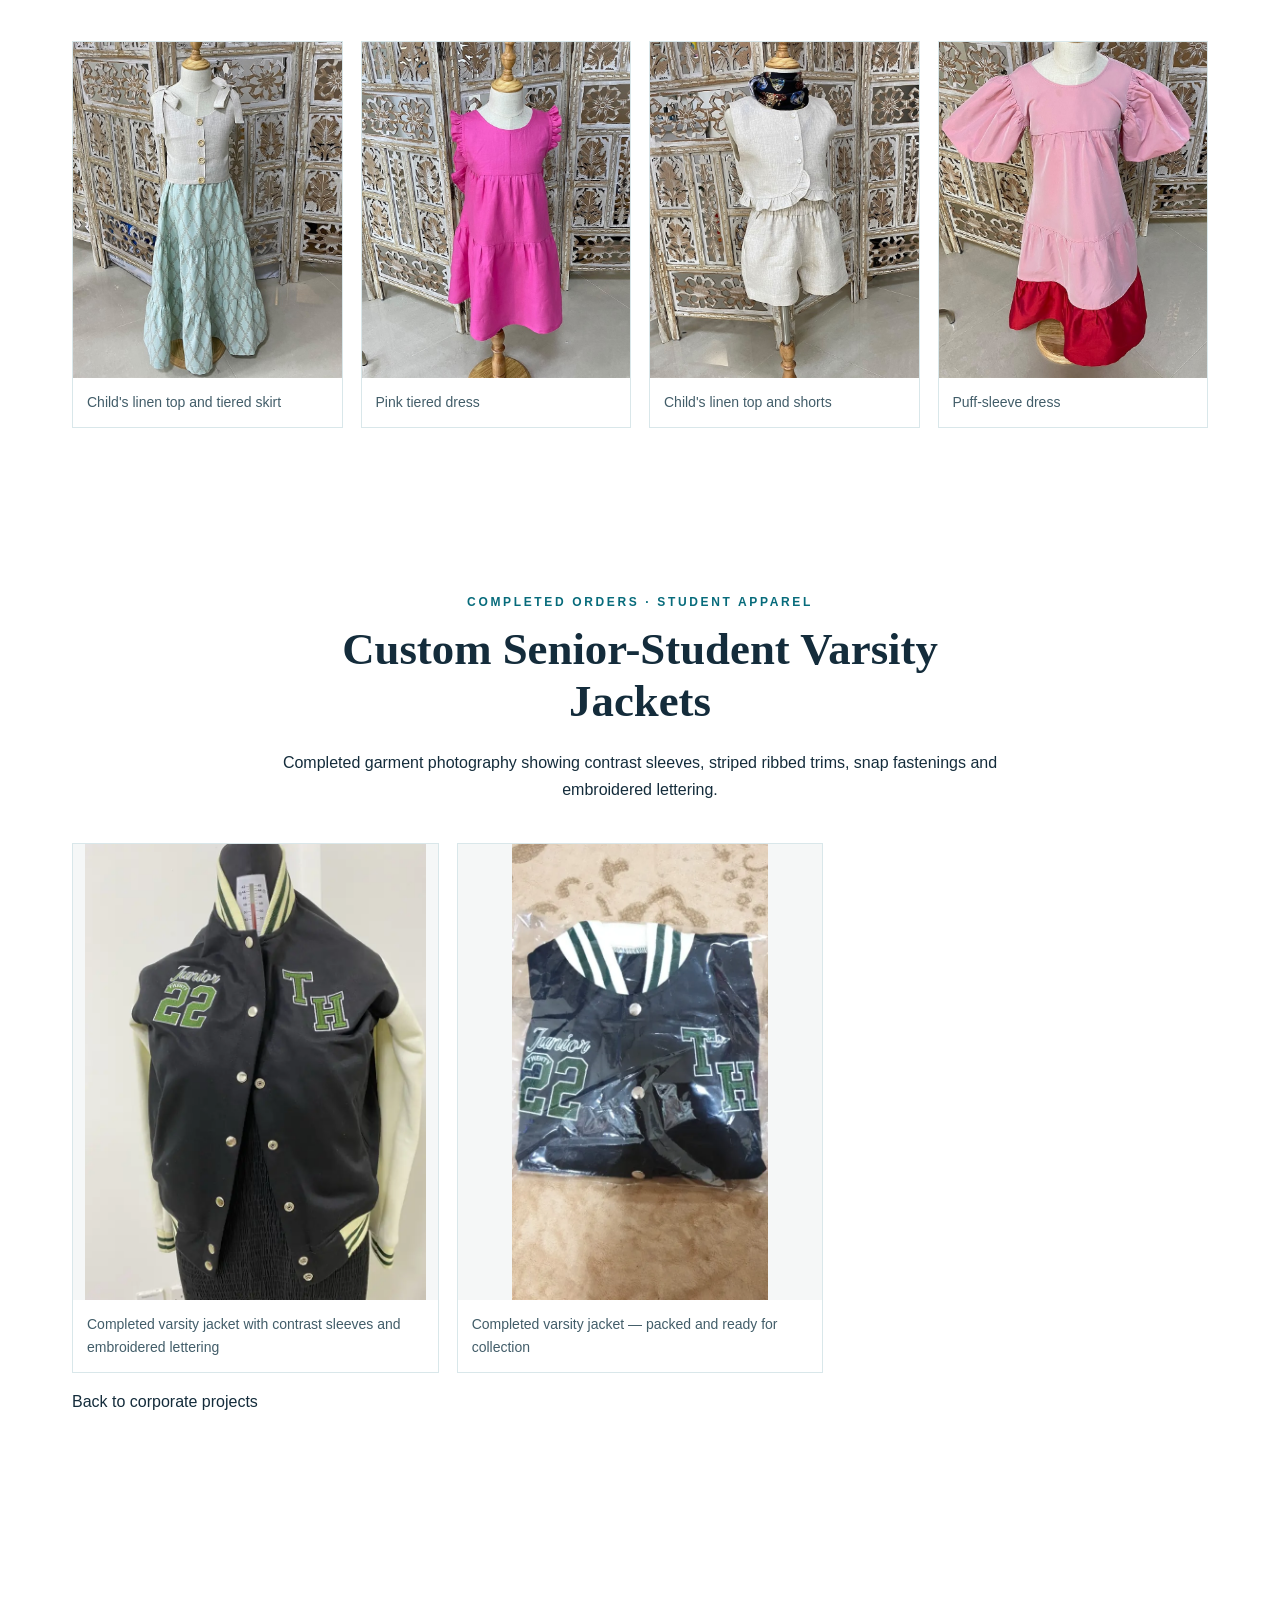
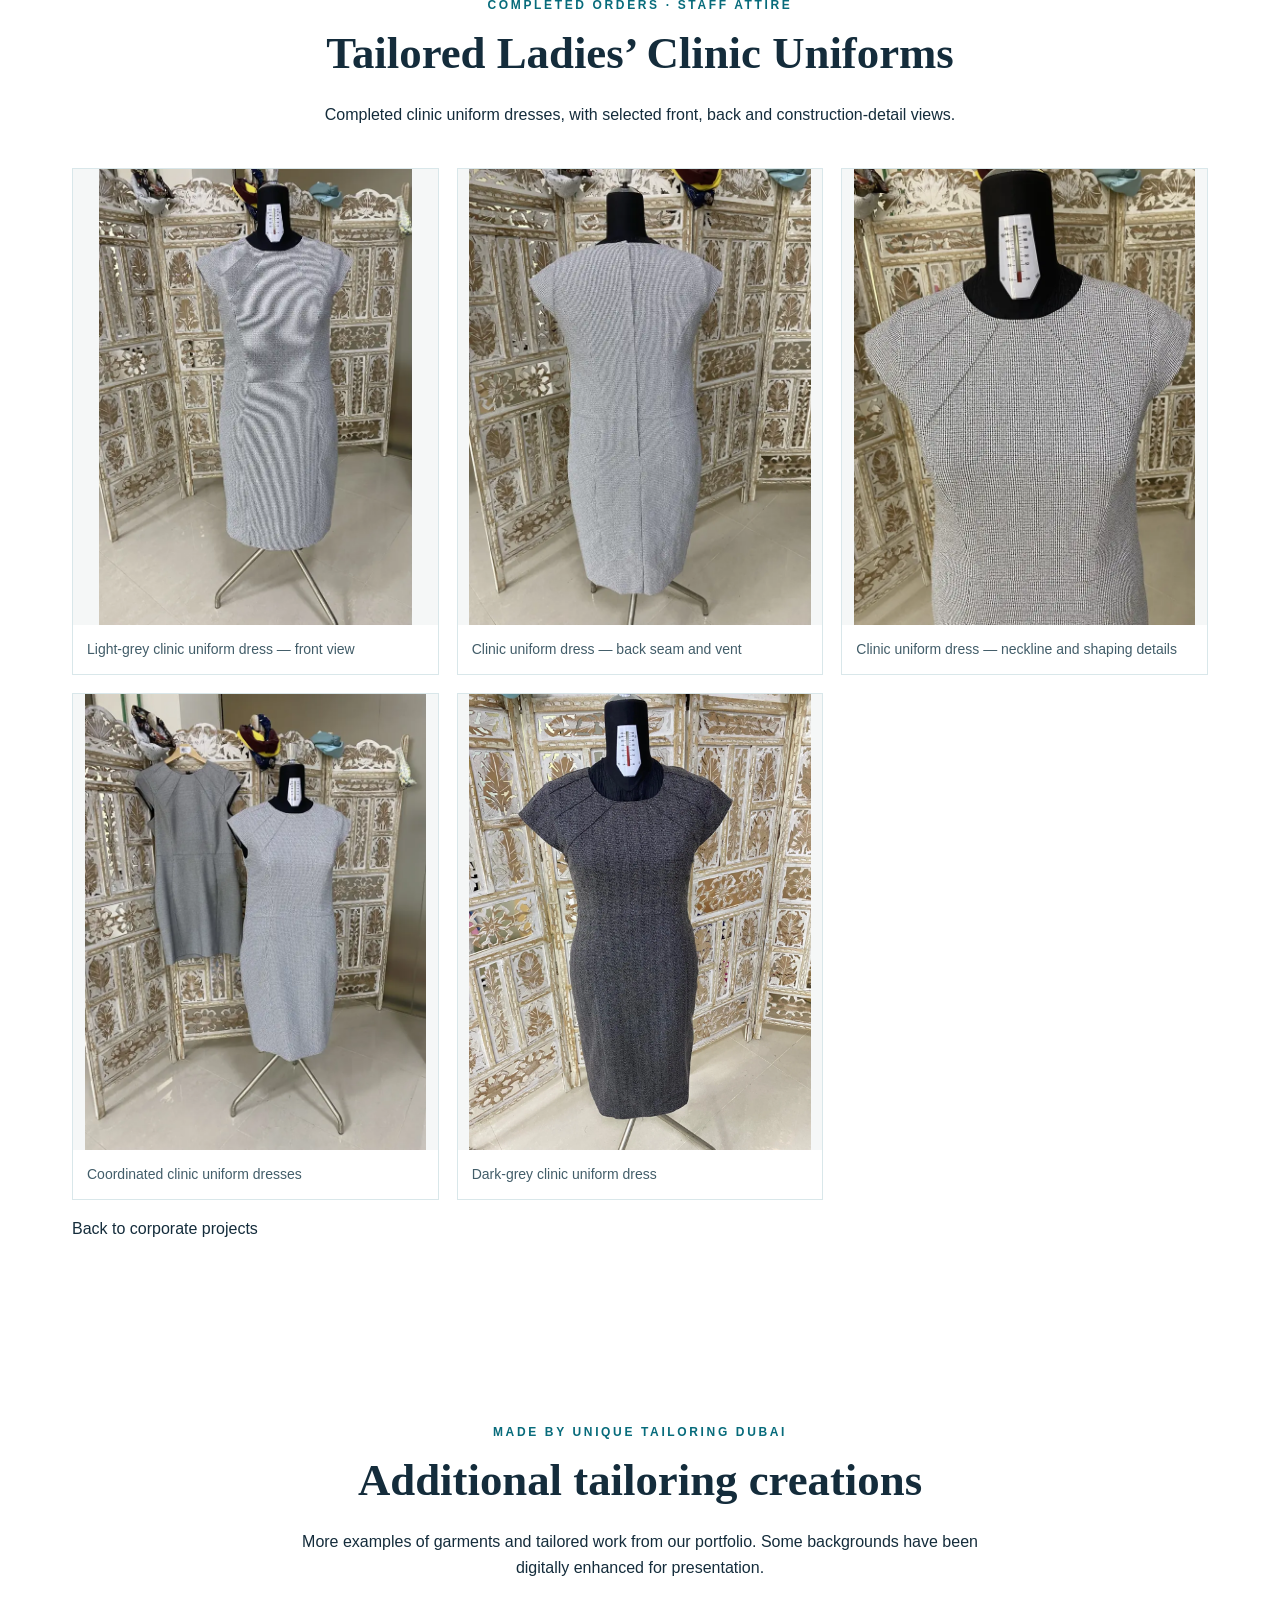
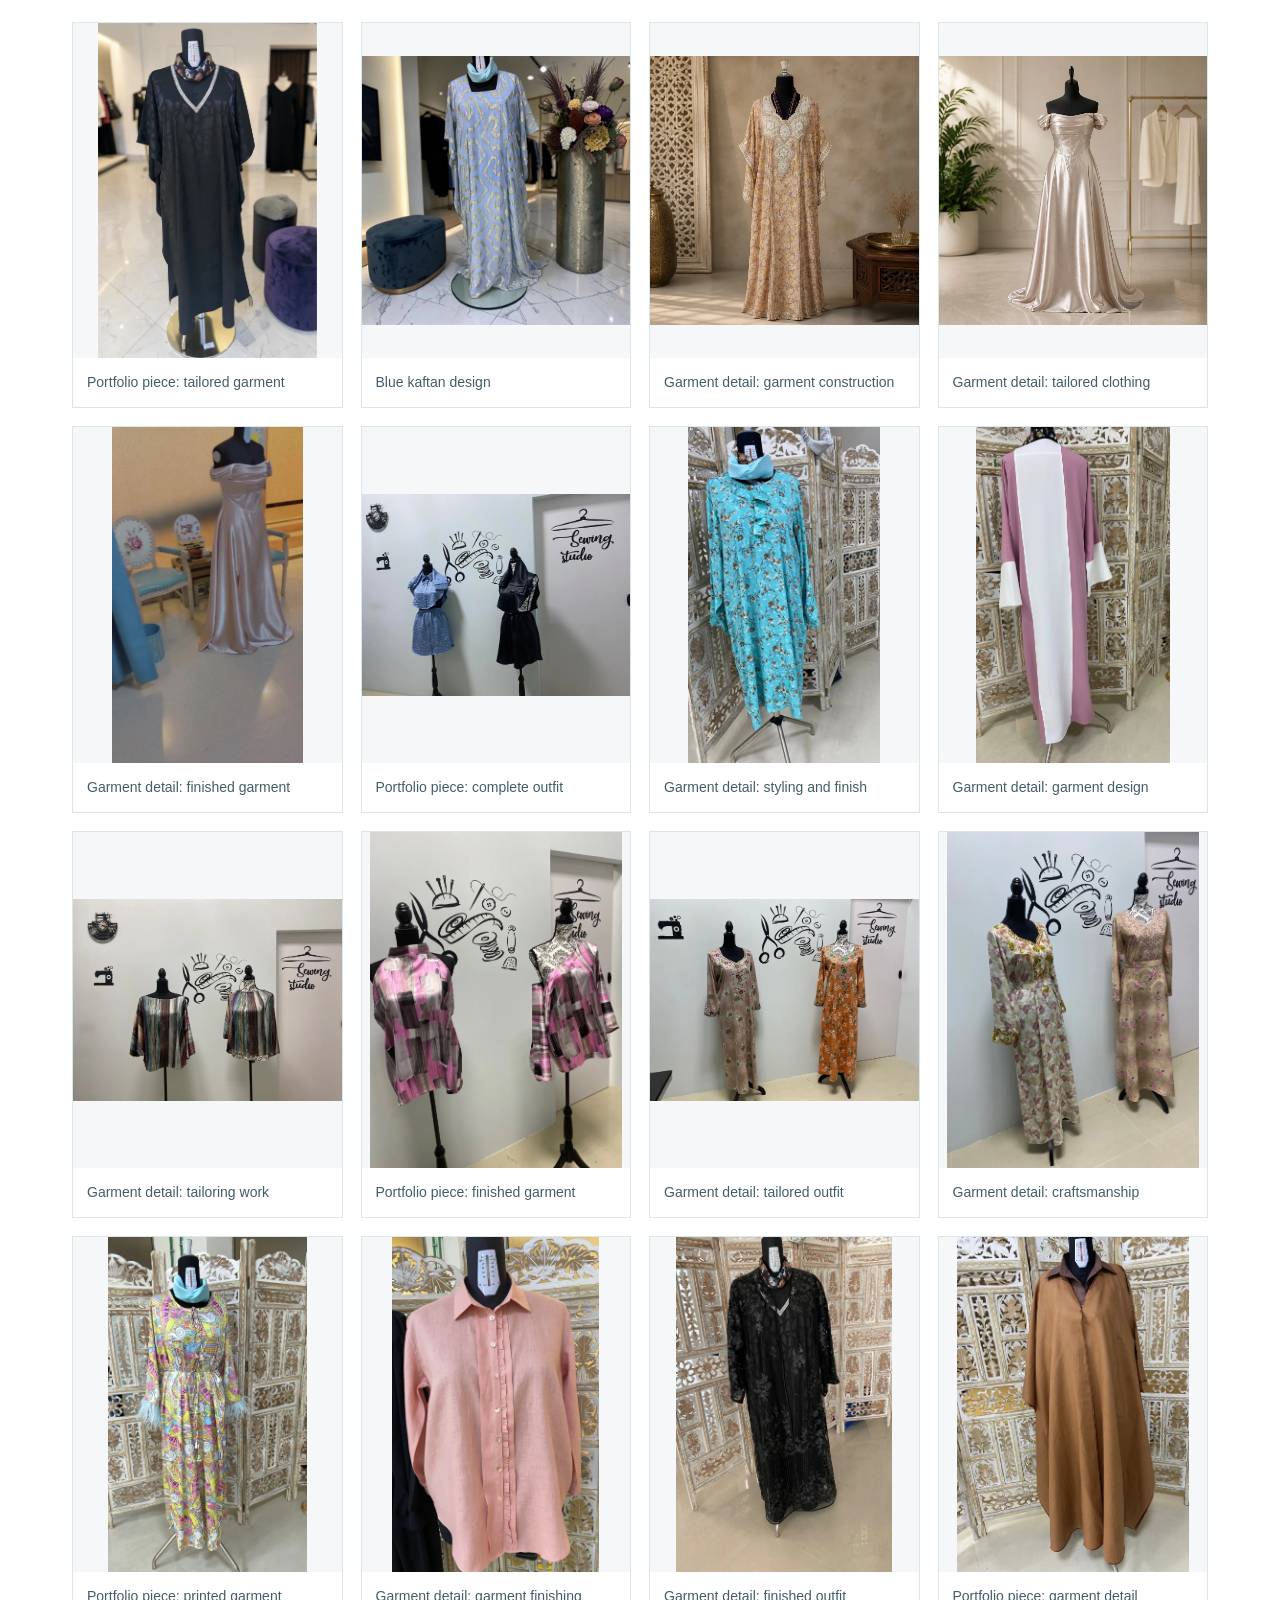
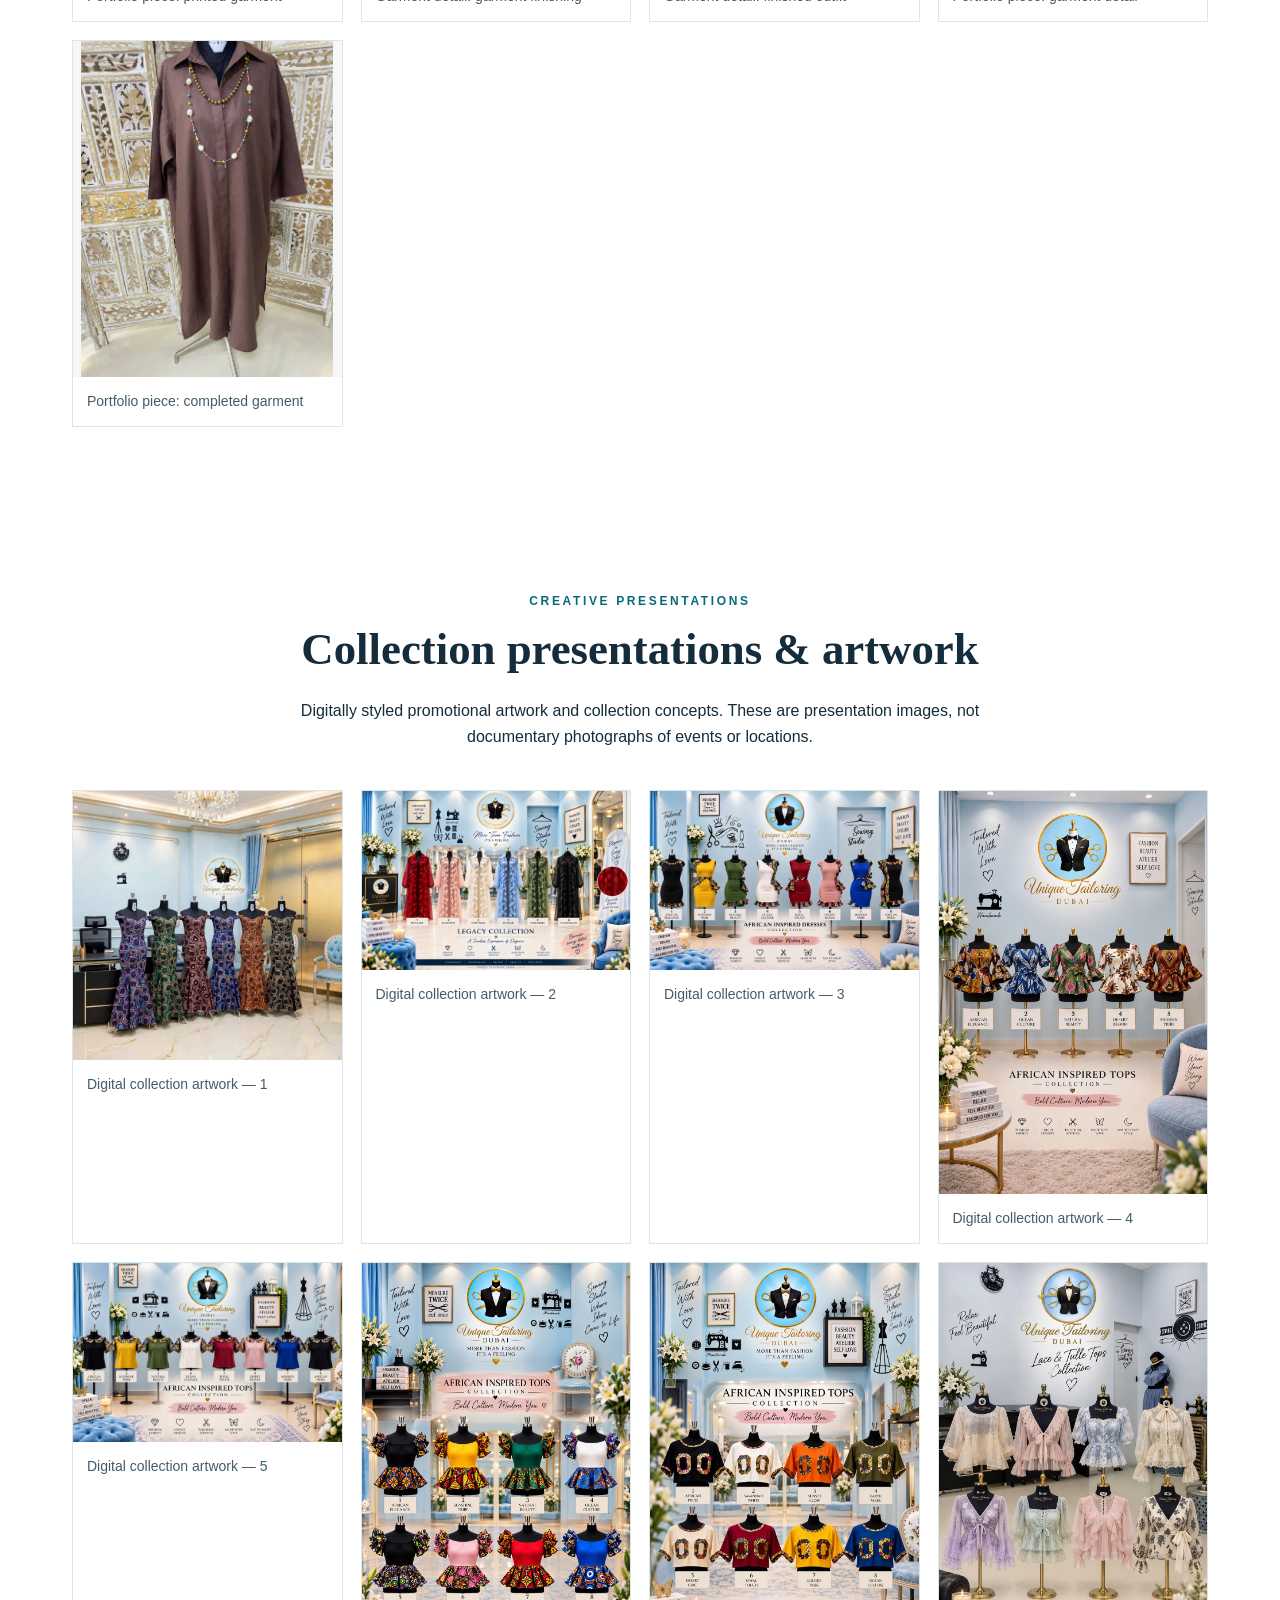
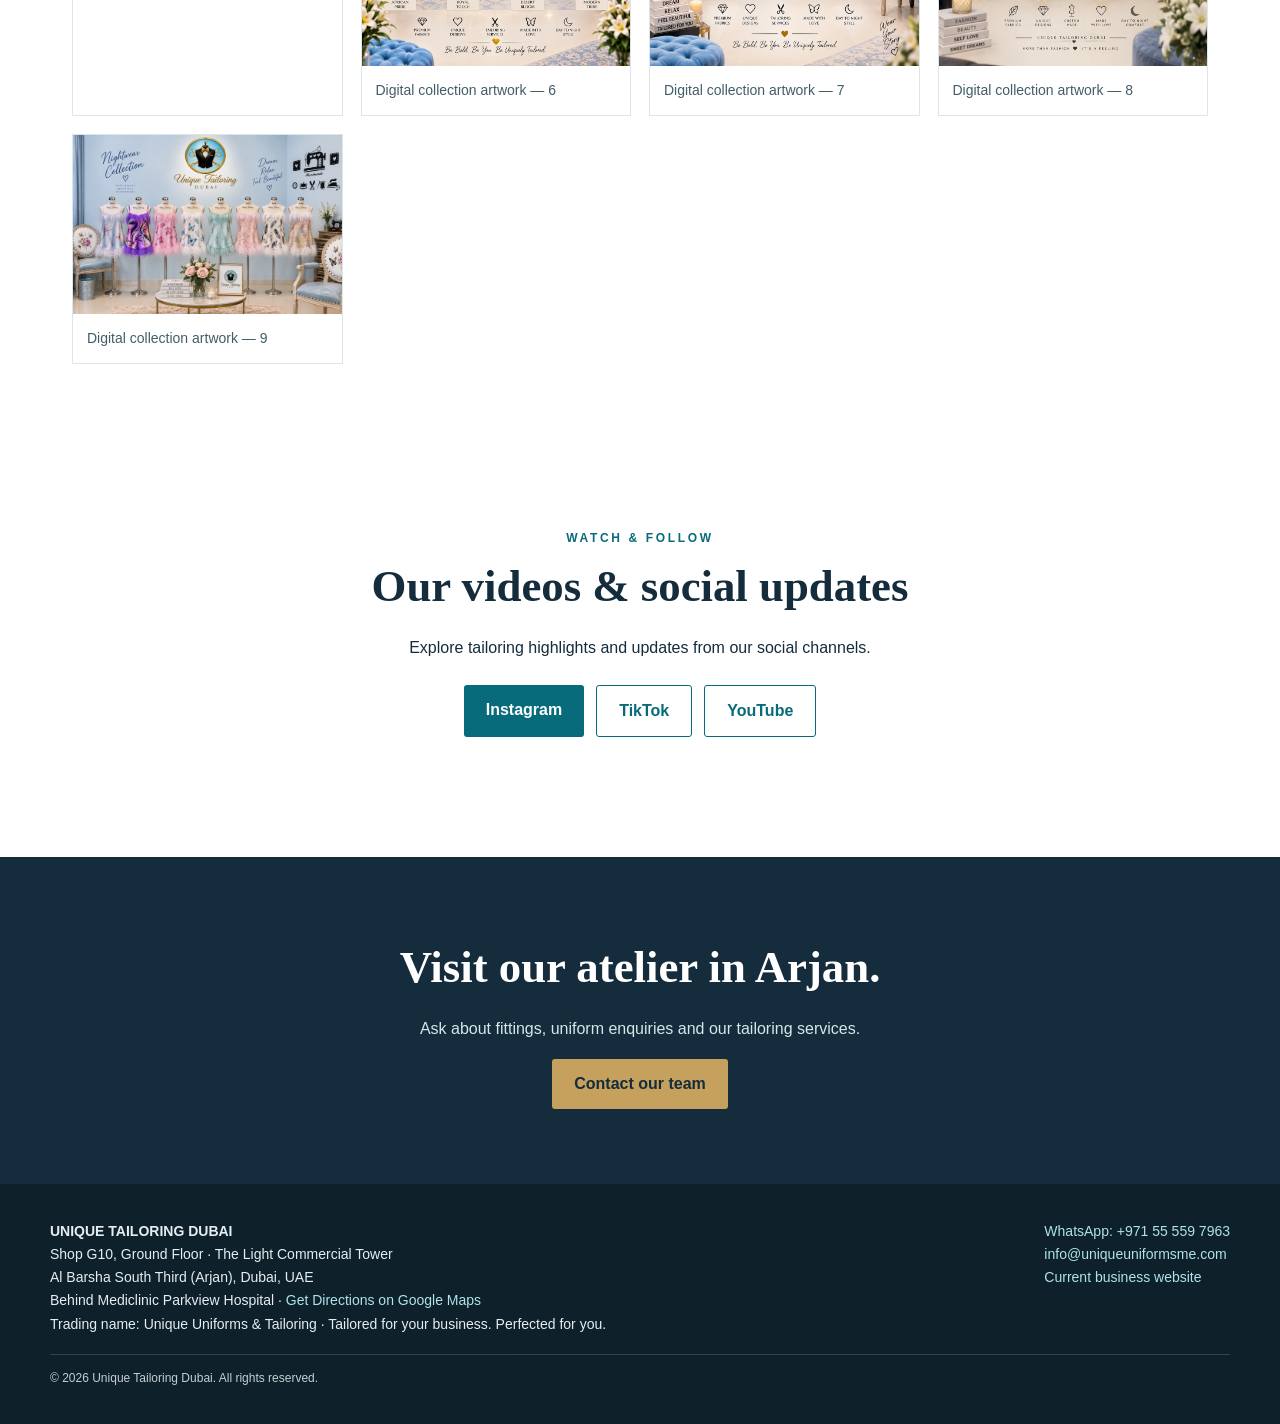
<file: gallery.html>
<!doctype html><html lang="en"><head><meta charset="utf-8"><meta name="viewport" content="width=device-width,initial-scale=1"><meta name="description" content="Explore real tailoring, corporate uniforms, dresses and boutique photographs from Unique Tailoring Dubai."><title>Our Gallery | Unique Tailoring Dubai</title><link rel="stylesheet" href="style.css?v=20261113-location"><meta name="robots" content="noindex,nofollow"><meta property="og:type" content="website"><meta property="og:site_name" content="Unique Tailoring Dubai"><meta property="og:title" content="Our Gallery | Unique Tailoring Dubai"><meta property="og:description" content="Explore original garment creations, uniforms and atelier photographs from Unique Tailoring Dubai."><meta property="og:url" content="https://uniqueuniformsdubai.github.io/Unique-Tailoring-Preview-/gallery.html"><meta property="og:image" content="https://uniqueuniformsdubai.github.io/Unique-Tailoring-Preview-/atelier-reception-wide.webp"><meta name="twitter:card" content="summary_large_image"><link rel="icon" type="image/webp" href="assets/unique-tailoring-logo.webp"></head><body><header><div class="nav"><a class="brand brand-with-logo" href="index.html"><img src="assets/unique-tailoring-logo.webp" alt="Unique Tailoring Dubai logo" width="76" height="76" loading="eager" decoding="async"><span class="brand-copy"><span>UNIQUE <span style="color:#087f91">TAILORING</span></span><small>WE TAILOR YOUR BUSINESS, NOT JUST YOUR WARDROBE.</small></span></a><button class="mobile-menu-toggle" type="button" aria-label="Open navigation" aria-expanded="false" aria-controls="site-links" onclick="var n=document.getElementById('site-links');var o=n.classList.toggle('is-open');this.setAttribute('aria-expanded',String(o));this.setAttribute('aria-label',o?'Close navigation':'Open navigation')">☰ <span>Menu</span></button><nav class="links" id="site-links"><a href="index.html">Home</a><a href="about.html">About Us</a><a href="corporate.html">Corporate Uniforms</a><a href="tailoring.html">Tailoring & Alterations</a><a href="gallery.html">Gallery</a><a href="prices.html">Prices</a><a href="contact.html">Contact</a><a class="btn" href="https://wa.me/971555597963" target="_blank" rel="noopener">WhatsApp Us</a></nav></div></header><main><section class="interior-hero"><div class="wrap"><span class="eyebrow">Our gallery</span><h1>The Unique touch, behind the scenes.</h1><p class="lead">Explore our garments and atelier, plus a clearly labelled collection of digitally styled promotional artwork.</p></div></section><section class="wrap" id="our-atelier"><div class="center"><span class="eyebrow">Step inside Unique Tailoring Dubai</span><h2>Our Atelier & Boutique</h2><p>Discover the welcoming spaces where we meet customers, discuss their needs and bring tailored ideas to life.</p></div><div class="photo-grid"><figure class="photo-item"><a href="atelier-entrance.webp" target="_blank" rel="noopener"><img src="atelier-entrance.webp" alt="Our boutique entrance" loading="eager" fetchpriority="high" decoding="async"></a><figcaption>Our boutique entrance</figcaption></figure><figure class="photo-item"><a href="atelier-front.webp" target="_blank" rel="noopener"><img src="atelier-front.webp" alt="Boutique storefront" loading="lazy" decoding="async"></a><figcaption>Boutique storefront</figcaption></figure><figure class="photo-item"><a href="atelier-interior-collage.webp" target="_blank" rel="noopener"><img src="atelier-interior-collage.webp" alt="Atelier interior views" loading="lazy" decoding="async"></a><figcaption>Atelier interior views</figcaption></figure><figure class="photo-item"><a href="atelier-reception-detail.webp" target="_blank" rel="noopener"><img src="atelier-reception-detail.webp" alt="Reception details" loading="lazy" decoding="async"></a><figcaption>Reception details</figcaption></figure><figure class="photo-item"><a href="atelier-reception-wide.webp" target="_blank" rel="noopener"><img src="atelier-reception-wide.webp" alt="Reception and display area" loading="lazy" decoding="async"></a><figcaption>Reception and display area</figcaption></figure><figure class="photo-item"><a href="atelier-styling-corner.webp" target="_blank" rel="noopener"><img src="atelier-styling-corner.webp" alt="Styling and display corner" loading="lazy" decoding="async"></a><figcaption>Styling and display corner</figcaption></figure></div></section><section class="wrap"><div class="center"><span class="eyebrow">Our portfolio</span><h2>Atelier & Sewing Studio</h2></div><div class="photo-grid"><figure class="photo-item"><a href="assets/portfolio/P52-plate4x5-769.jpg" target="_blank" rel="noopener"><img src="assets/portfolio/P52-plate4x5-769.jpg" loading="lazy" alt="Our reception and fitting area" decoding="async"></a><figcaption>Our reception and fitting area</figcaption></figure><figure class="photo-item"><a href="assets/portfolio/P62-plate4x5-492.jpg" target="_blank" rel="noopener"><img src="assets/portfolio/P62-plate4x5-492.jpg" loading="lazy" alt="Industrial sewing machines and sewing studio" decoding="async"></a><figcaption>Industrial sewing machines and sewing studio</figcaption></figure><figure class="photo-item"><a href="assets/portfolio/P63-plate4x5-634.jpg" target="_blank" rel="noopener"><img src="assets/portfolio/P63-plate4x5-634.jpg" loading="lazy" alt="Cutting table and sewing studio" decoding="async"></a><figcaption>Cutting table and sewing studio</figcaption></figure><figure class="photo-item"><a href="assets/portfolio/P64-plate4x5-800.jpg" target="_blank" rel="noopener"><img src="assets/portfolio/P64-plate4x5-800.jpg" loading="lazy" alt="Shop entrance and waiting area" decoding="async"></a><figcaption>Shop entrance and waiting area</figcaption></figure></div></section><section class="soft" id="our-unique-creations"><div class="wrap"><div class="center"><span class="eyebrow">Our Unique Creations</span><h2>Real creations. Unique craftsmanship.</h2><p>Browse our corporate uniforms, dresses, children’s wear and additional tailoring creations below. Digitally styled collection artwork appears separately at the end.</p></div></div></section><section class="wrap"><div class="center"><span class="eyebrow">Our portfolio</span><h2>Corporate Uniforms & Tailored Pieces</h2></div><div class="photo-grid"><figure class="photo-item"><a href="assets/portfolio/P05-plate4x5-800.jpg" target="_blank" rel="noopener"><img src="assets/portfolio/P05-plate4x5-800.jpg" loading="lazy" alt="Navy uniform tunic with blue trim" decoding="async"></a><figcaption>Navy uniform tunic with blue trim</figcaption></figure><figure class="photo-item"><a href="assets/portfolio/P42-plate4x5-800.jpg" target="_blank" rel="noopener"><img src="assets/portfolio/P42-plate4x5-800.jpg" loading="lazy" alt="Tailored blazers and scrub-style tops" decoding="async"></a><figcaption>Tailored blazers and scrub-style tops</figcaption></figure><figure class="photo-item"><a href="assets/portfolio/P38-plate4x5-800.jpg" target="_blank" rel="noopener"><img src="assets/portfolio/P38-plate4x5-800.jpg" loading="lazy" alt="Black blazer over a blue scrub-style top" decoding="async"></a><figcaption>Black blazer over a blue scrub-style top</figcaption></figure><figure class="photo-item"><a href="assets/portfolio/P19-plate4x5-800.jpg" target="_blank" rel="noopener"><img src="assets/portfolio/P19-plate4x5-800.jpg" loading="lazy" alt="Plum pinstripe coat and waistcoat" decoding="async"></a><figcaption>Plum pinstripe coat and waistcoat</figcaption></figure></div></section><section class="wrap"><div class="center"><span class="eyebrow">Our portfolio</span><h2>Dresses, Abayas & Occasion Wear</h2></div><div class="photo-grid"><figure class="photo-item"><a href="assets/portfolio/P13-plate4x5-800.jpg" target="_blank" rel="noopener"><img src="assets/portfolio/P13-plate4x5-800.jpg" loading="lazy" alt="White embroidered kaftan" decoding="async"></a><figcaption>White embroidered kaftan</figcaption></figure><figure class="photo-item"><a href="assets/portfolio/P12-plate4x5-800.jpg" target="_blank" rel="noopener"><img src="assets/portfolio/P12-plate4x5-800.jpg" loading="lazy" alt="Navy wrap dress" decoding="async"></a><figcaption>Navy wrap dress</figcaption></figure><figure class="photo-item"><a href="assets/portfolio/P11-plate4x5-800.jpg" target="_blank" rel="noopener"><img src="assets/portfolio/P11-plate4x5-800.jpg" loading="lazy" alt="Teal satin wrap gown" decoding="async"></a><figcaption>Teal satin wrap gown</figcaption></figure><figure class="photo-item"><a href="assets/portfolio/P22-plate4x5-800.jpg" target="_blank" rel="noopener"><img src="assets/portfolio/P22-plate4x5-800.jpg" loading="lazy" alt="Sky-blue satin abaya" decoding="async"></a><figcaption>Sky-blue satin abaya</figcaption></figure><figure class="photo-item"><a href="assets/portfolio/P07-plate4x5-800.jpg" target="_blank" rel="noopener"><img src="assets/portfolio/P07-plate4x5-800.jpg" loading="lazy" alt="Black floral lace abaya" decoding="async"></a><figcaption>Black floral lace abaya</figcaption></figure><figure class="photo-item"><a href="assets/portfolio/P44-plate4x5-800.jpg" target="_blank" rel="noopener"><img src="assets/portfolio/P44-plate4x5-800.jpg" loading="lazy" alt="Printed satin dresses" decoding="async"></a><figcaption>Printed satin dresses</figcaption></figure></div></section><section class="wrap"><div class="center"><span class="eyebrow">Our portfolio</span><h2>Children’s Wear</h2></div><div class="photo-grid"><figure class="photo-item"><a href="assets/portfolio/P30-plate4x5-800.jpg" target="_blank" rel="noopener"><img src="assets/portfolio/P30-plate4x5-800.jpg" loading="lazy" alt="Child's linen top and tiered skirt" decoding="async"></a><figcaption>Child's linen top and tiered skirt</figcaption></figure><figure class="photo-item"><a href="assets/portfolio/P31-plate4x5-800.jpg" target="_blank" rel="noopener"><img src="assets/portfolio/P31-plate4x5-800.jpg" loading="lazy" alt="Pink tiered dress" decoding="async"></a><figcaption>Pink tiered dress</figcaption></figure><figure class="photo-item"><a href="assets/portfolio/P28-plate4x5-800.jpg" target="_blank" rel="noopener"><img src="assets/portfolio/P28-plate4x5-800.jpg" loading="lazy" alt="Child's linen top and shorts" decoding="async"></a><figcaption>Child's linen top and shorts</figcaption></figure><figure class="photo-item"><a href="assets/portfolio/P36-plate4x5-800.jpg" target="_blank" rel="noopener"><img src="assets/portfolio/P36-plate4x5-800.jpg" loading="lazy" alt="Puff-sleeve dress" decoding="async"></a><figcaption>Puff-sleeve dress</figcaption></figure></div></section><section class="wrap completed-order" id="completed-varsity-jackets"><div class="center"><span class="eyebrow">Completed orders · Student apparel</span><h2>Custom Senior-Student Varsity Jackets</h2><p>Completed garment photography showing contrast sleeves, striped ribbed trims, snap fastenings and embroidered lettering.</p></div><div class="photo-grid completed-project-grid"><figure class="photo-item"><a href="assets/completed-orders/varsity-jacket.webp" target="_blank" rel="noopener"><img src="assets/completed-orders/varsity-jacket.webp" alt="Completed varsity jacket with contrast sleeves and embroidered lettering" width="900" height="1200" loading="lazy" decoding="async"></a><figcaption>Completed varsity jacket with contrast sleeves and embroidered lettering</figcaption></figure><figure class="photo-item"><a href="assets/completed-orders/varsity-jacket-packed.webp" target="_blank" rel="noopener"><img src="assets/completed-orders/varsity-jacket-packed.webp" alt="Completed varsity jacket — packed and ready for collection" width="540" height="960" loading="lazy" decoding="async"></a><figcaption>Completed varsity jacket — packed and ready for collection</figcaption></figure></div><p><a href="corporate.html#real-projects">Back to corporate projects</a></p></section><section class="wrap completed-order" id="completed-clinic-uniforms"><div class="center"><span class="eyebrow">Completed orders · Staff attire</span><h2>Tailored Ladies’ Clinic Uniforms</h2><p>Completed clinic uniform dresses, with selected front, back and construction-detail views.</p></div><div class="photo-grid completed-project-grid"><figure class="photo-item"><a href="assets/completed-orders/clinic-dress-front.webp" target="_blank" rel="noopener"><img src="assets/completed-orders/clinic-dress-front.webp" alt="Light-grey clinic uniform dress — front view" width="824" height="1200" loading="lazy" decoding="async"></a><figcaption>Light-grey clinic uniform dress — front view</figcaption></figure><figure class="photo-item"><a href="assets/completed-orders/clinic-dress-back.webp" target="_blank" rel="noopener"><img src="assets/completed-orders/clinic-dress-back.webp" alt="Clinic uniform dress — back seam and vent" width="900" height="1200" loading="lazy" decoding="async"></a><figcaption>Clinic uniform dress — back seam and vent</figcaption></figure><figure class="photo-item"><a href="assets/completed-orders/clinic-dress-detail.webp" target="_blank" rel="noopener"><img src="assets/completed-orders/clinic-dress-detail.webp" alt="Clinic uniform dress — neckline and shaping details" width="900" height="1200" loading="lazy" decoding="async"></a><figcaption>Clinic uniform dress — neckline and shaping details</figcaption></figure><figure class="photo-item"><a href="assets/completed-orders/clinic-dress-set.webp" target="_blank" rel="noopener"><img src="assets/completed-orders/clinic-dress-set.webp" alt="Coordinated clinic uniform dresses" width="900" height="1200" loading="lazy" decoding="async"></a><figcaption>Coordinated clinic uniform dresses</figcaption></figure><figure class="photo-item"><a href="unique-work-22.webp" target="_blank" rel="noopener"><img src="unique-work-22.webp" alt="Dark-grey clinic uniform dress" width="1050" height="1400" loading="lazy" decoding="async"></a><figcaption>Dark-grey clinic uniform dress</figcaption></figure></div><p><a href="corporate.html#real-projects">Back to corporate projects</a></p></section><section class="wrap" id="real-creations"><div class="center"><span class="eyebrow">Made by Unique Tailoring Dubai</span><h2>Additional tailoring creations</h2><p>More examples of garments and tailored work from our portfolio. Some backgrounds have been digitally enhanced for presentation.</p></div><div class="photo-grid"><figure class="photo-item"><a href="unique-work-13.webp" target="_blank" rel="noopener" aria-label="View Unique Tailoring creation 13"><img src="unique-work-13.webp" alt="Tailored garment presentation from Unique Tailoring Dubai portfolio" loading="lazy" decoding="async"></a><figcaption>Portfolio piece: tailored garment</figcaption></figure><figure class="photo-item"><a href="unique-work-15.webp" target="_blank" rel="noopener" aria-label="View Unique Tailoring creation 15"><img src="unique-work-15.webp" alt="Blue kaftan design from Unique Tailoring Dubai portfolio" loading="lazy" decoding="async"></a><figcaption>Blue kaftan design</figcaption></figure><figure class="photo-item"><a href="unique-work-16.webp" target="_blank" rel="noopener" aria-label="View Unique Tailoring creation 16"><img src="unique-work-16.webp" alt="Garment construction detail from Unique Tailoring Dubai portfolio" loading="lazy" decoding="async"></a><figcaption>Garment detail: garment construction</figcaption></figure><figure class="photo-item"><a href="unique-work-17.webp" target="_blank" rel="noopener" aria-label="View Unique Tailoring creation 17"><img src="unique-work-17.webp" alt="Tailored clothing detail from Unique Tailoring Dubai portfolio" loading="lazy" decoding="async"></a><figcaption>Garment detail: tailored clothing</figcaption></figure><figure class="photo-item"><a href="unique-work-19.webp" target="_blank" rel="noopener" aria-label="View Unique Tailoring creation 19"><img src="unique-work-19.webp" alt="Finished garment detail from Unique Tailoring Dubai portfolio" loading="lazy" decoding="async"></a><figcaption>Garment detail: finished garment</figcaption></figure><figure class="photo-item"><a href="unique-work-20.webp" target="_blank" rel="noopener" aria-label="View Unique Tailoring creation 20"><img src="unique-work-20.webp" alt="Tailored outfit presentation from Unique Tailoring Dubai portfolio" loading="lazy" decoding="async"></a><figcaption>Portfolio piece: complete outfit</figcaption></figure><figure class="photo-item"><a href="unique-work-21.webp" target="_blank" rel="noopener" aria-label="View Unique Tailoring creation 21"><img src="unique-work-21.webp" alt="Garment styling detail from Unique Tailoring Dubai portfolio" loading="lazy" decoding="async"></a><figcaption>Garment detail: styling and finish</figcaption></figure><figure class="photo-item"><a href="unique-work-26.webp" target="_blank" rel="noopener" aria-label="View Unique Tailoring creation 26"><img src="unique-work-26.webp" alt="Garment design detail from Unique Tailoring Dubai portfolio" loading="lazy" decoding="async"></a><figcaption>Garment detail: garment design</figcaption></figure><figure class="photo-item"><a href="unique-work-28.webp" target="_blank" rel="noopener" aria-label="View Unique Tailoring creation 28"><img src="unique-work-28.webp" alt="Tailoring and garment detail from Unique Tailoring Dubai portfolio" loading="lazy" decoding="async"></a><figcaption>Garment detail: tailoring work</figcaption></figure><figure class="photo-item"><a href="unique-work-29.webp" target="_blank" rel="noopener" aria-label="View Unique Tailoring creation 29"><img src="unique-work-29.webp" alt="Finished garment presentation from Unique Tailoring Dubai portfolio" loading="lazy" decoding="async"></a><figcaption>Portfolio piece: finished garment</figcaption></figure><figure class="photo-item"><a href="unique-work-30.webp" target="_blank" rel="noopener" aria-label="View Unique Tailoring creation 30"><img src="unique-work-30.webp" alt="Tailored outfit detail from Unique Tailoring Dubai portfolio" loading="lazy" decoding="async"></a><figcaption>Garment detail: tailored outfit</figcaption></figure><figure class="photo-item"><a href="unique-work-31.webp" target="_blank" rel="noopener" aria-label="View Unique Tailoring creation 31"><img src="unique-work-31.webp" alt="Garment craftsmanship from Unique Tailoring Dubai portfolio" loading="lazy" decoding="async"></a><figcaption>Garment detail: craftsmanship</figcaption></figure><figure class="photo-item"><a href="unique-work-32.webp" target="_blank" rel="noopener" aria-label="View Unique Tailoring creation 32"><img src="unique-work-32.webp" alt="Uniform and garment presentation from Unique Tailoring Dubai portfolio" loading="lazy" decoding="async"></a><figcaption>Portfolio piece: printed garment</figcaption></figure><figure class="photo-item"><a href="unique-work-34.webp" target="_blank" rel="noopener" aria-label="View Unique Tailoring creation 34"><img src="unique-work-34.webp" alt="Tailored garment detail from Unique Tailoring Dubai portfolio" loading="lazy" decoding="async"></a><figcaption>Garment detail: garment finishing</figcaption></figure><figure class="photo-item"><a href="unique-work-37.webp" target="_blank" rel="noopener" aria-label="View Unique Tailoring creation 37"><img src="unique-work-37.webp" alt="Finished outfit detail from Unique Tailoring Dubai portfolio" loading="lazy" decoding="async"></a><figcaption>Garment detail: finished outfit</figcaption></figure><figure class="photo-item"><a href="unique-work-38.webp" target="_blank" rel="noopener" aria-label="View Unique Tailoring creation 38"><img src="unique-work-38.webp" alt="Tailoring portfolio image from Unique Tailoring Dubai portfolio" loading="lazy" decoding="async"></a><figcaption>Portfolio piece: garment detail</figcaption></figure><figure class="photo-item"><a href="unique-work-39.webp" target="_blank" rel="noopener" aria-label="View Unique Tailoring creation 39"><img src="unique-work-39.webp" alt="Completed garment presentation from Unique Tailoring Dubai portfolio" loading="lazy" decoding="async"></a><figcaption>Portfolio piece: completed garment</figcaption></figure></div></section><section class="wrap" id="collection-presentations"><div class="center"><span class="eyebrow">Creative presentations</span><h2>Collection presentations &amp; artwork</h2><p>Digitally styled promotional artwork and collection concepts. These are presentation images, not documentary photographs of events or locations.</p></div><div class="photo-grid collection-artwork"><figure class="photo-item"><a href="unique-work-01.webp" target="_blank" rel="noopener" aria-label="View Unique Tailoring creation 1"><img src="unique-work-01.webp" alt="Digitally presented collection artwork 1" loading="lazy" decoding="async"></a><figcaption>Digital collection artwork — 1</figcaption></figure><figure class="photo-item"><a href="unique-work-02.webp" target="_blank" rel="noopener" aria-label="View Unique Tailoring creation 2"><img src="unique-work-02.webp" alt="Digitally presented collection artwork 2" loading="lazy" decoding="async"></a><figcaption>Digital collection artwork — 2</figcaption></figure><figure class="photo-item"><a href="unique-work-03.webp" target="_blank" rel="noopener" aria-label="View Unique Tailoring creation 3"><img src="unique-work-03.webp" alt="Digitally presented collection artwork 3" loading="lazy" decoding="async"></a><figcaption>Digital collection artwork — 3</figcaption></figure><figure class="photo-item"><a href="unique-work-04.webp" target="_blank" rel="noopener" aria-label="View Unique Tailoring creation 4"><img src="unique-work-04.webp" alt="Digitally presented collection artwork 4" loading="lazy" decoding="async"></a><figcaption>Digital collection artwork — 4</figcaption></figure><figure class="photo-item"><a href="unique-work-05.webp" target="_blank" rel="noopener" aria-label="View Unique Tailoring creation 5"><img src="unique-work-05.webp" alt="Digitally presented collection artwork 5" loading="lazy" decoding="async"></a><figcaption>Digital collection artwork — 5</figcaption></figure><figure class="photo-item"><a href="unique-work-06.webp" target="_blank" rel="noopener" aria-label="View Unique Tailoring creation 6"><img src="unique-work-06.webp" alt="Digitally presented collection artwork 6" loading="lazy" decoding="async"></a><figcaption>Digital collection artwork — 6</figcaption></figure><figure class="photo-item"><a href="unique-work-07.webp" target="_blank" rel="noopener" aria-label="View Unique Tailoring creation 7"><img src="unique-work-07.webp" alt="Digitally presented collection artwork 7" loading="lazy" decoding="async"></a><figcaption>Digital collection artwork — 7</figcaption></figure><figure class="photo-item"><a href="unique-work-08.webp" target="_blank" rel="noopener" aria-label="View Unique Tailoring creation 8"><img src="unique-work-08.webp" alt="Digitally presented collection artwork 8" loading="lazy" decoding="async"></a><figcaption>Digital collection artwork — 8</figcaption></figure><figure class="photo-item"><a href="unique-work-09.webp" target="_blank" rel="noopener" aria-label="View Unique Tailoring creation 9"><img src="unique-work-09.webp" alt="Digitally presented collection artwork 9" loading="lazy" decoding="async"></a><figcaption>Digital collection artwork — 9</figcaption></figure></div></section><section class="wrap"><div class="center"><span class="eyebrow">Watch & follow</span><h2>Our videos & social updates</h2><p>Explore tailoring highlights and updates from our social channels.</p><div class="actions" style="justify-content:center"><a class="btn" href="https://www.instagram.com/uniforms_unique" target="_blank" rel="noopener">Instagram</a><a class="btn outline" href="https://www.tiktok.com/@uniqueuniforms" target="_blank" rel="noopener">TikTok</a><a class="btn outline" href="https://youtube.com/@abdallaabdelaziz542" target="_blank" rel="noopener">YouTube</a></div></div></section><section class="cta"><h2>Visit our atelier in Arjan.</h2><p>Ask about fittings, uniform enquiries and our tailoring services.</p><a class="btn gold" href="https://wa.me/971555597963">Contact our team</a></section></main><footer><div class="foot"><div><strong>UNIQUE TAILORING DUBAI</strong><div>Shop G10, Ground Floor · The Light Commercial Tower</div><div>Al Barsha South Third (Arjan), Dubai, UAE</div><div>Behind Mediclinic Parkview Hospital · <a href="https://maps.app.goo.gl/wjJMb9TZ3QaaZT998" target="_blank" rel="noopener">Get Directions on Google Maps</a></div><div>Trading name: Unique Uniforms &amp; Tailoring · Tailored for your business. Perfected for you.</div></div><div><a href="https://wa.me/971555597963">WhatsApp: +971 55 559 7963</a><div><a href="mailto:info@uniqueuniformsme.com">info@uniqueuniformsme.com</a></div><div><a href="https://uniqueuniformsme.com">Current business website</a></div></div></div><div class="footer-copyright">© 2026 Unique Tailoring Dubai. All rights reserved.</div></footer><script src="gallery-lightbox.js" defer></script></body></html>
</file>
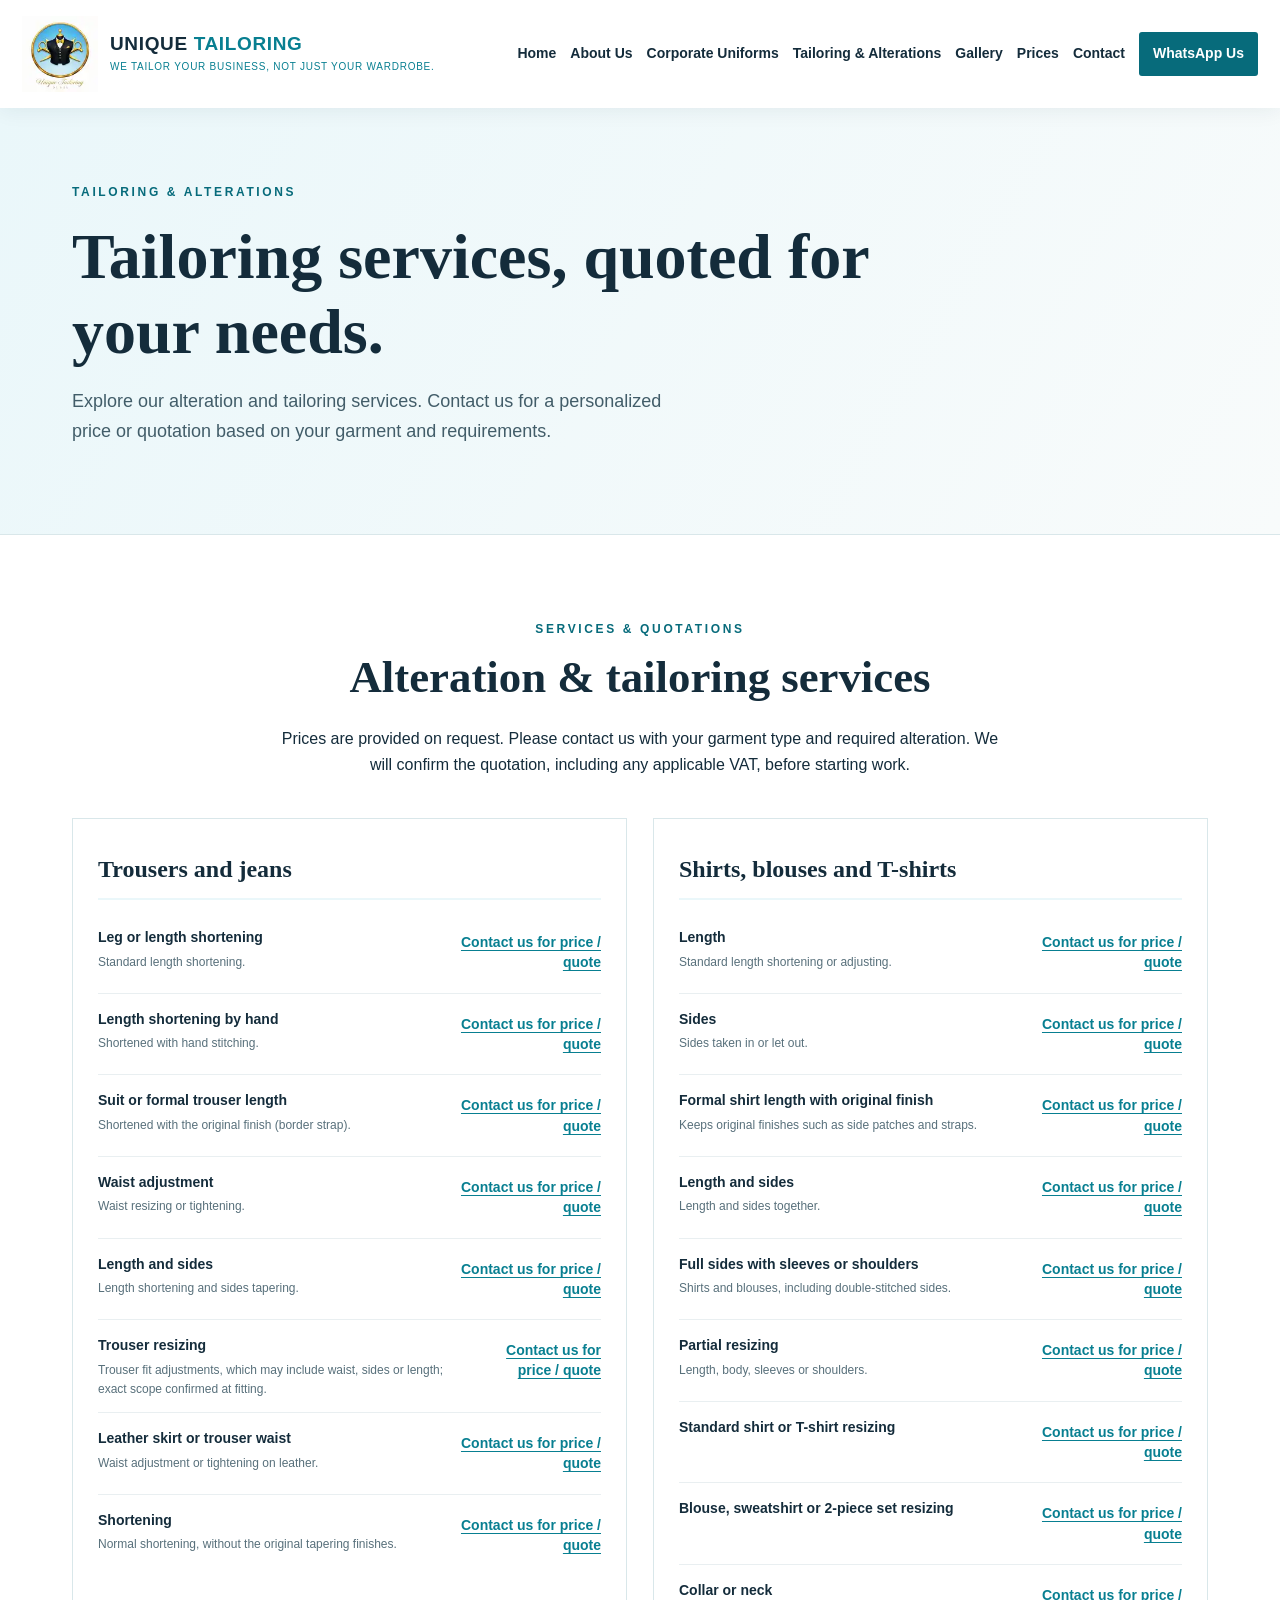
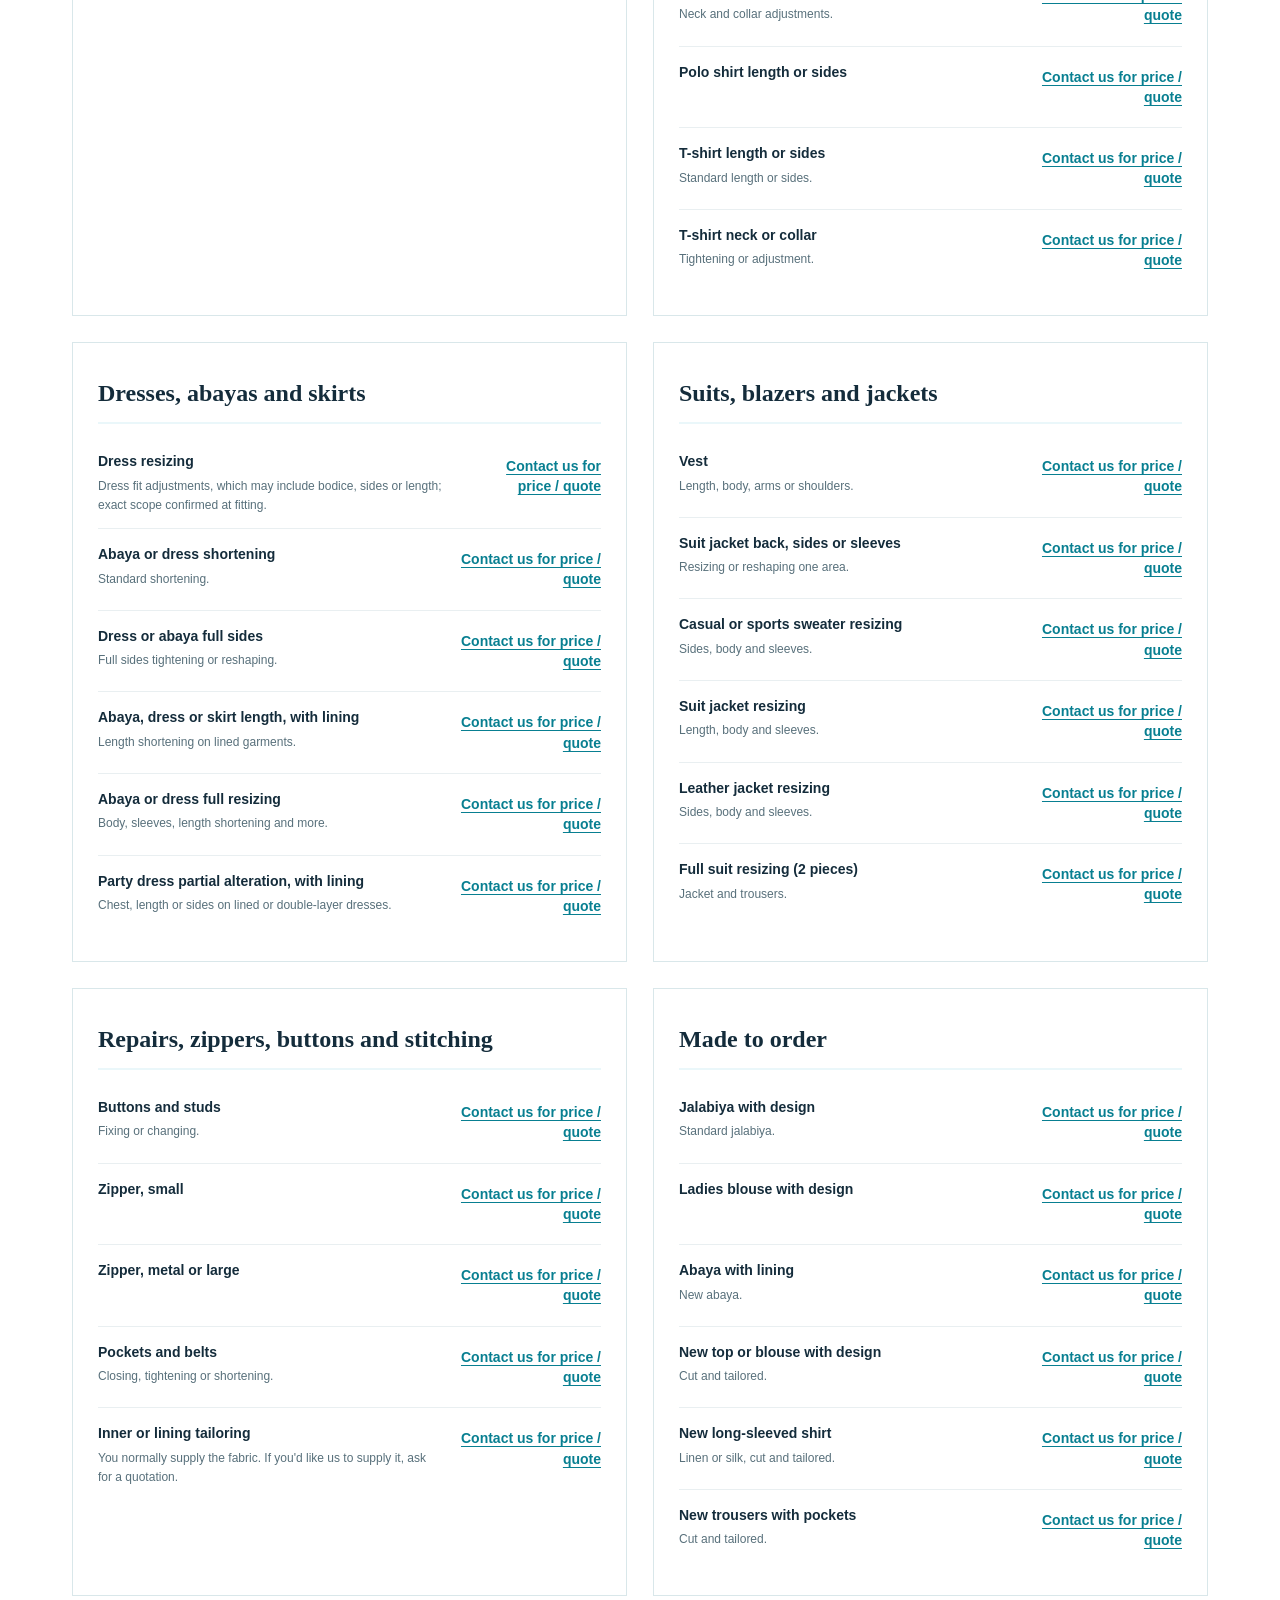
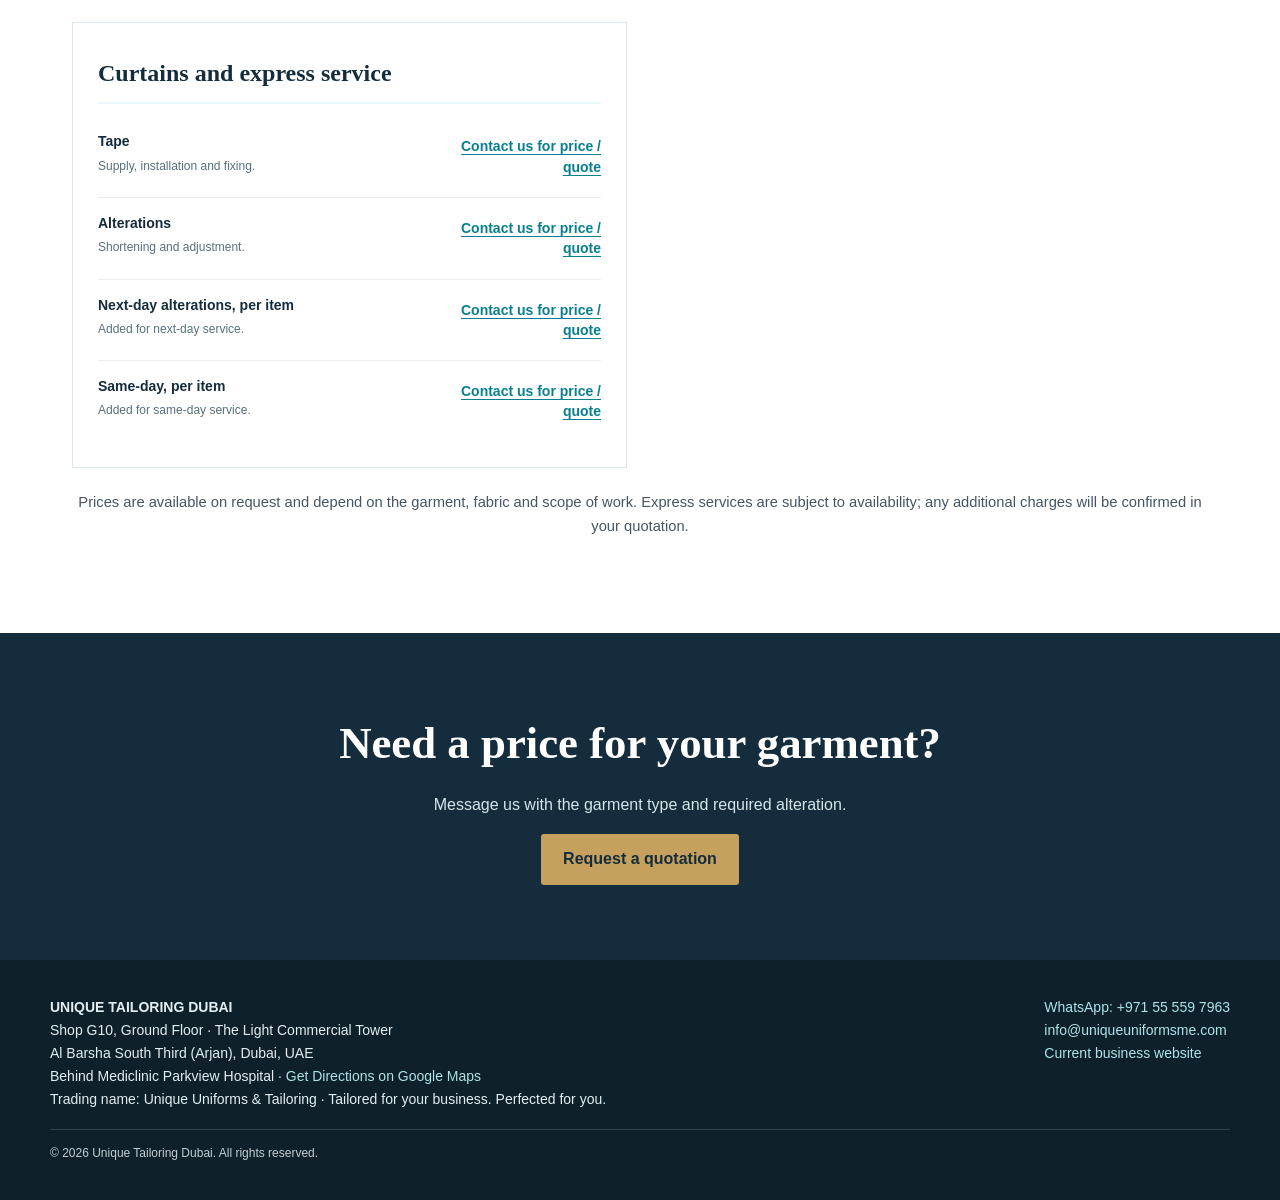
<file: prices.html>
<!doctype html><html lang="en"><head><meta charset="utf-8"><meta name="viewport" content="width=device-width,initial-scale=1"><meta name="description" content="Browse tailoring and alteration services and request a personalized quotation from Unique Tailoring Dubai."><title>Tailoring Services & Quotations | Unique Tailoring Dubai</title><link rel="stylesheet" href="style.css?v=20261113-location"><meta name="robots" content="noindex,nofollow"><meta property="og:type" content="website"><meta property="og:site_name" content="Unique Tailoring Dubai"><meta property="og:title" content="Tailoring Services & Quotations | Unique Tailoring Dubai"><meta property="og:description" content="Alteration services and pricing enquiries at Unique Tailoring Dubai."><meta property="og:url" content="https://uniqueuniformsdubai.github.io/Unique-Tailoring-Preview-/prices.html"><meta property="og:image" content="https://uniqueuniformsdubai.github.io/Unique-Tailoring-Preview-/atelier-reception-wide.webp"><meta name="twitter:card" content="summary_large_image"><link rel="icon" type="image/webp" href="assets/unique-tailoring-logo.webp"></head><body><header><div class="nav"><a class="brand brand-with-logo" href="index.html"><img src="assets/unique-tailoring-logo.webp" alt="Unique Tailoring Dubai logo" width="76" height="76" loading="eager"><span class="brand-copy"><span>UNIQUE <span style="color:#087f91">TAILORING</span></span><small>WE TAILOR YOUR BUSINESS, NOT JUST YOUR WARDROBE.</small></span></a><button class="mobile-menu-toggle" type="button" aria-label="Open navigation" aria-expanded="false" aria-controls="site-links" onclick="var n=document.getElementById('site-links');var o=n.classList.toggle('is-open');this.setAttribute('aria-expanded',String(o));this.setAttribute('aria-label',o?'Close navigation':'Open navigation')">☰ <span>Menu</span></button><nav class="links" id="site-links"><a href="index.html">Home</a><a href="about.html">About Us</a><a href="corporate.html">Corporate Uniforms</a><a href="tailoring.html">Tailoring & Alterations</a><a href="gallery.html">Gallery</a><a href="prices.html">Prices</a><a href="contact.html">Contact</a><a class="btn" href="https://wa.me/971555597963" target="_blank" rel="noopener">WhatsApp Us</a></nav></div></header><main><section class="interior-hero"><div class="wrap"><span class="eyebrow">Tailoring & alterations</span><h1>Tailoring services, quoted for your needs.</h1><p class="lead">Explore our alteration and tailoring services. Contact us for a personalized price or quotation based on your garment and requirements.</p></div></section><section class="wrap"><div class="center"><span class="eyebrow">Services & quotations</span><h2>Alteration & tailoring services</h2><p>Prices are provided on request. Please contact us with your garment type and required alteration. We will confirm the quotation, including any applicable VAT, before starting work.</p></div><div class="price-groups"><section class="price-group"><h3>Trousers and jeans</h3><div class="price-table"><div class="price-entry"><div><strong>Leg or length shortening</strong><p>Standard length shortening.</p></div><a class="quote-price" href="contact.html?service=alterations&amp;item=1#request-quote" aria-label="Contact us for a price or quotation for Leg or length shortening">Contact us for price / quote</a></div><div class="price-entry"><div><strong>Length shortening by hand</strong><p>Shortened with hand stitching.</p></div><a class="quote-price" href="contact.html?service=alterations&amp;item=2#request-quote" aria-label="Contact us for a price or quotation for Length shortening by hand">Contact us for price / quote</a></div><div class="price-entry"><div><strong>Suit or formal trouser length</strong><p>Shortened with the original finish (border strap).</p></div><a class="quote-price" href="contact.html?service=alterations&amp;item=3#request-quote" aria-label="Contact us for a price or quotation for Suit or formal trouser length">Contact us for price / quote</a></div><div class="price-entry"><div><strong>Waist adjustment</strong><p>Waist resizing or tightening.</p></div><a class="quote-price" href="contact.html?service=alterations&amp;item=4#request-quote" aria-label="Contact us for a price or quotation for Waist adjustment">Contact us for price / quote</a></div><div class="price-entry"><div><strong>Length and sides</strong><p>Length shortening and sides tapering.</p></div><a class="quote-price" href="contact.html?service=alterations&amp;item=5#request-quote" aria-label="Contact us for a price or quotation for Length and sides">Contact us for price / quote</a></div><div class="price-entry"><div><strong>Trouser resizing</strong><p>Trouser fit adjustments, which may include waist, sides or length; exact scope confirmed at fitting.</p></div><a class="quote-price" href="contact.html?service=alterations&amp;item=6#request-quote" aria-label="Contact us for a price or quotation for Trouser resizing">Contact us for price / quote</a></div><div class="price-entry"><div><strong>Leather skirt or trouser waist</strong><p>Waist adjustment or tightening on leather.</p></div><a class="quote-price" href="contact.html?service=alterations&amp;item=7#request-quote" aria-label="Contact us for a price or quotation for Leather skirt or trouser waist">Contact us for price / quote</a></div><div class="price-entry"><div><strong>Shortening</strong><p>Normal shortening, without the original tapering finishes.</p></div><a class="quote-price" href="contact.html?service=alterations&amp;item=8#request-quote" aria-label="Contact us for a price or quotation for Shortening">Contact us for price / quote</a></div></div></section><section class="price-group"><h3>Shirts, blouses and T-shirts</h3><div class="price-table"><div class="price-entry"><div><strong>Length</strong><p>Standard length shortening or adjusting.</p></div><a class="quote-price" href="contact.html?service=alterations&amp;item=9#request-quote" aria-label="Contact us for a price or quotation for Length">Contact us for price / quote</a></div><div class="price-entry"><div><strong>Sides</strong><p>Sides taken in or let out.</p></div><a class="quote-price" href="contact.html?service=alterations&amp;item=10#request-quote" aria-label="Contact us for a price or quotation for Sides">Contact us for price / quote</a></div><div class="price-entry"><div><strong>Formal shirt length with original finish</strong><p>Keeps original finishes such as side patches and straps.</p></div><a class="quote-price" href="contact.html?service=alterations&amp;item=11#request-quote" aria-label="Contact us for a price or quotation for Formal shirt length with original finish">Contact us for price / quote</a></div><div class="price-entry"><div><strong>Length and sides</strong><p>Length and sides together.</p></div><a class="quote-price" href="contact.html?service=alterations&amp;item=12#request-quote" aria-label="Contact us for a price or quotation for Length and sides">Contact us for price / quote</a></div><div class="price-entry"><div><strong>Full sides with sleeves or shoulders</strong><p>Shirts and blouses, including double-stitched sides.</p></div><a class="quote-price" href="contact.html?service=alterations&amp;item=13#request-quote" aria-label="Contact us for a price or quotation for Full sides with sleeves or shoulders">Contact us for price / quote</a></div><div class="price-entry"><div><strong>Partial resizing</strong><p>Length, body, sleeves or shoulders.</p></div><a class="quote-price" href="contact.html?service=alterations&amp;item=14#request-quote" aria-label="Contact us for a price or quotation for Partial resizing">Contact us for price / quote</a></div><div class="price-entry"><div><strong>Standard shirt or T-shirt resizing</strong></div><a class="quote-price" href="contact.html?service=alterations&amp;item=15#request-quote" aria-label="Contact us for a price or quotation for Standard shirt or T-shirt resizing">Contact us for price / quote</a></div><div class="price-entry"><div><strong>Blouse, sweatshirt or 2-piece set resizing</strong></div><a class="quote-price" href="contact.html?service=alterations&amp;item=16#request-quote" aria-label="Contact us for a price or quotation for Blouse, sweatshirt or 2-piece set resizing">Contact us for price / quote</a></div><div class="price-entry"><div><strong>Collar or neck</strong><p>Neck and collar adjustments.</p></div><a class="quote-price" href="contact.html?service=alterations&amp;item=17#request-quote" aria-label="Contact us for a price or quotation for Collar or neck">Contact us for price / quote</a></div><div class="price-entry"><div><strong>Polo shirt length or sides</strong></div><a class="quote-price" href="contact.html?service=alterations&amp;item=18#request-quote" aria-label="Contact us for a price or quotation for Polo shirt length or sides">Contact us for price / quote</a></div><div class="price-entry"><div><strong>T-shirt length or sides</strong><p>Standard length or sides.</p></div><a class="quote-price" href="contact.html?service=alterations&amp;item=19#request-quote" aria-label="Contact us for a price or quotation for T-shirt length or sides">Contact us for price / quote</a></div><div class="price-entry"><div><strong>T-shirt neck or collar</strong><p>Tightening or adjustment.</p></div><a class="quote-price" href="contact.html?service=alterations&amp;item=20#request-quote" aria-label="Contact us for a price or quotation for T-shirt neck or collar">Contact us for price / quote</a></div></div></section><section class="price-group"><h3>Dresses, abayas and skirts</h3><div class="price-table"><div class="price-entry"><div><strong>Dress resizing</strong><p>Dress fit adjustments, which may include bodice, sides or length; exact scope confirmed at fitting.</p></div><a class="quote-price" href="contact.html?service=alterations&amp;item=21#request-quote" aria-label="Contact us for a price or quotation for Dress resizing">Contact us for price / quote</a></div><div class="price-entry"><div><strong>Abaya or dress shortening</strong><p>Standard shortening.</p></div><a class="quote-price" href="contact.html?service=alterations&amp;item=22#request-quote" aria-label="Contact us for a price or quotation for Abaya or dress shortening">Contact us for price / quote</a></div><div class="price-entry"><div><strong>Dress or abaya full sides</strong><p>Full sides tightening or reshaping.</p></div><a class="quote-price" href="contact.html?service=alterations&amp;item=23#request-quote" aria-label="Contact us for a price or quotation for Dress or abaya full sides">Contact us for price / quote</a></div><div class="price-entry"><div><strong>Abaya, dress or skirt length, with lining</strong><p>Length shortening on lined garments.</p></div><a class="quote-price" href="contact.html?service=alterations&amp;item=24#request-quote" aria-label="Contact us for a price or quotation for Abaya, dress or skirt length, with lining">Contact us for price / quote</a></div><div class="price-entry"><div><strong>Abaya or dress full resizing</strong><p>Body, sleeves, length shortening and more.</p></div><a class="quote-price" href="contact.html?service=alterations&amp;item=25#request-quote" aria-label="Contact us for a price or quotation for Abaya or dress full resizing">Contact us for price / quote</a></div><div class="price-entry"><div><strong>Party dress partial alteration, with lining</strong><p>Chest, length or sides on lined or double-layer dresses.</p></div><a class="quote-price" href="contact.html?service=alterations&amp;item=26#request-quote" aria-label="Contact us for a price or quotation for Party dress partial alteration, with lining">Contact us for price / quote</a></div></div></section><section class="price-group"><h3>Suits, blazers and jackets</h3><div class="price-table"><div class="price-entry"><div><strong>Vest</strong><p>Length, body, arms or shoulders.</p></div><a class="quote-price" href="contact.html?service=alterations&amp;item=27#request-quote" aria-label="Contact us for a price or quotation for Vest">Contact us for price / quote</a></div><div class="price-entry"><div><strong>Suit jacket back, sides or sleeves</strong><p>Resizing or reshaping one area.</p></div><a class="quote-price" href="contact.html?service=alterations&amp;item=28#request-quote" aria-label="Contact us for a price or quotation for Suit jacket back, sides or sleeves">Contact us for price / quote</a></div><div class="price-entry"><div><strong>Casual or sports sweater resizing</strong><p>Sides, body and sleeves.</p></div><a class="quote-price" href="contact.html?service=alterations&amp;item=29#request-quote" aria-label="Contact us for a price or quotation for Casual or sports sweater resizing">Contact us for price / quote</a></div><div class="price-entry"><div><strong>Suit jacket resizing</strong><p>Length, body and sleeves.</p></div><a class="quote-price" href="contact.html?service=alterations&amp;item=30#request-quote" aria-label="Contact us for a price or quotation for Suit jacket resizing">Contact us for price / quote</a></div><div class="price-entry"><div><strong>Leather jacket resizing</strong><p>Sides, body and sleeves.</p></div><a class="quote-price" href="contact.html?service=alterations&amp;item=31#request-quote" aria-label="Contact us for a price or quotation for Leather jacket resizing">Contact us for price / quote</a></div><div class="price-entry"><div><strong>Full suit resizing (2 pieces)</strong><p>Jacket and trousers.</p></div><a class="quote-price" href="contact.html?service=alterations&amp;item=32#request-quote" aria-label="Contact us for a price or quotation for Full suit resizing (2 pieces)">Contact us for price / quote</a></div></div></section><section class="price-group"><h3>Repairs, zippers, buttons and stitching</h3><div class="price-table"><div class="price-entry"><div><strong>Buttons and studs</strong><p>Fixing or changing.</p></div><a class="quote-price" href="contact.html?service=alterations&amp;item=33#request-quote" aria-label="Contact us for a price or quotation for Buttons and studs">Contact us for price / quote</a></div><div class="price-entry"><div><strong>Zipper, small</strong></div><a class="quote-price" href="contact.html?service=alterations&amp;item=34#request-quote" aria-label="Contact us for a price or quotation for Zipper, small">Contact us for price / quote</a></div><div class="price-entry"><div><strong>Zipper, metal or large</strong></div><a class="quote-price" href="contact.html?service=alterations&amp;item=35#request-quote" aria-label="Contact us for a price or quotation for Zipper, metal or large">Contact us for price / quote</a></div><div class="price-entry"><div><strong>Pockets and belts</strong><p>Closing, tightening or shortening.</p></div><a class="quote-price" href="contact.html?service=alterations&amp;item=36#request-quote" aria-label="Contact us for a price or quotation for Pockets and belts">Contact us for price / quote</a></div><div class="price-entry"><div><strong>Inner or lining tailoring</strong><p>You normally supply the fabric. If you&#x27;d like us to supply it, ask for a quotation.</p></div><a class="quote-price" href="contact.html?service=alterations&amp;item=37#request-quote" aria-label="Contact us for a price or quotation for Inner or lining tailoring">Contact us for price / quote</a></div></div></section><section class="price-group"><h3>Made to order</h3><div class="price-table"><div class="price-entry"><div><strong>Jalabiya with design</strong><p>Standard jalabiya.</p></div><a class="quote-price" href="contact.html?service=alterations&amp;item=38#request-quote" aria-label="Contact us for a price or quotation for Jalabiya with design">Contact us for price / quote</a></div><div class="price-entry"><div><strong>Ladies blouse with design</strong></div><a class="quote-price" href="contact.html?service=alterations&amp;item=39#request-quote" aria-label="Contact us for a price or quotation for Ladies blouse with design">Contact us for price / quote</a></div><div class="price-entry"><div><strong>Abaya with lining</strong><p>New abaya.</p></div><a class="quote-price" href="contact.html?service=alterations&amp;item=40#request-quote" aria-label="Contact us for a price or quotation for Abaya with lining">Contact us for price / quote</a></div><div class="price-entry"><div><strong>New top or blouse with design</strong><p>Cut and tailored.</p></div><a class="quote-price" href="contact.html?service=alterations&amp;item=41#request-quote" aria-label="Contact us for a price or quotation for New top or blouse with design">Contact us for price / quote</a></div><div class="price-entry"><div><strong>New long-sleeved shirt</strong><p>Linen or silk, cut and tailored.</p></div><a class="quote-price" href="contact.html?service=alterations&amp;item=42#request-quote" aria-label="Contact us for a price or quotation for New long-sleeved shirt">Contact us for price / quote</a></div><div class="price-entry"><div><strong>New trousers with pockets</strong><p>Cut and tailored.</p></div><a class="quote-price" href="contact.html?service=alterations&amp;item=43#request-quote" aria-label="Contact us for a price or quotation for New trousers with pockets">Contact us for price / quote</a></div></div></section><section class="price-group"><h3>Curtains and express service</h3><div class="price-table"><div class="price-entry"><div><strong>Tape</strong><p>Supply, installation and fixing.</p></div><a class="quote-price" href="contact.html?service=alterations&amp;item=44#request-quote" aria-label="Contact us for a price or quotation for Tape">Contact us for price / quote</a></div><div class="price-entry"><div><strong>Alterations</strong><p>Shortening and adjustment.</p></div><a class="quote-price" href="contact.html?service=alterations&amp;item=45#request-quote" aria-label="Contact us for a price or quotation for Alterations">Contact us for price / quote</a></div><div class="price-entry"><div><strong>Next-day alterations, per item</strong><p>Added for next-day service.</p></div><a class="quote-price" href="contact.html?service=alterations&amp;item=46#request-quote" aria-label="Contact us for a price or quotation for Next-day alterations, per item">Contact us for price / quote</a></div><div class="price-entry"><div><strong>Same-day, per item</strong><p>Added for same-day service.</p></div><a class="quote-price" href="contact.html?service=alterations&amp;item=47#request-quote" aria-label="Contact us for a price or quotation for Same-day, per item">Contact us for price / quote</a></div></div></section></div><p class="review-note">Prices are available on request and depend on the garment, fabric and scope of work. Express services are subject to availability; any additional charges will be confirmed in your quotation.</p></section><section class="cta"><h2>Need a price for your garment?</h2><p>Message us with the garment type and required alteration.</p><a class="btn gold" href="https://wa.me/971555597963?text=Hello%2C%20I%20would%20like%20an%20alteration%20price%20quote.">Request a quotation</a></section></main><footer><div class="foot"><div><strong>UNIQUE TAILORING DUBAI</strong><div>Shop G10, Ground Floor · The Light Commercial Tower</div><div>Al Barsha South Third (Arjan), Dubai, UAE</div><div>Behind Mediclinic Parkview Hospital · <a href="https://maps.app.goo.gl/wjJMb9TZ3QaaZT998" target="_blank" rel="noopener">Get Directions on Google Maps</a></div><div>Trading name: Unique Uniforms &amp; Tailoring · Tailored for your business. Perfected for you.</div></div><div><a href="https://wa.me/971555597963">WhatsApp: +971 55 559 7963</a><div><a href="mailto:info@uniqueuniformsme.com">info@uniqueuniformsme.com</a></div><div><a href="https://uniqueuniformsme.com">Current business website</a></div></div></div><div class="footer-copyright">© 2026 Unique Tailoring Dubai. All rights reserved.</div></footer></body></html>
</file>
<file: style.css>
:root{--navy:#142c3b;--teal:#087f91;--sky:#eaf7fa;--gold:#c6a15d;--muted:#58707b}*{box-sizing:border-box}body{margin:0;font-family:Arial,Helvetica,sans-serif;color:var(--navy);line-height:1.65}a{text-decoration:none;color:inherit}header{background:white;position:sticky;top:0;z-index:5;box-shadow:0 2px 20px #142c3b12}.nav{max-width:1180px;margin:auto;padding:16px 22px;display:flex;align-items:center;justify-content:space-between;gap:18px}.brand{font-weight:800;letter-spacing:.04em;line-height:1.2}.brand small{display:block;font-weight:400;color:var(--teal);font-size:11px;letter-spacing:.15em}.links{display:flex;gap:22px;align-items:center;font-size:14px;font-weight:600}.btn{display:inline-block;background:var(--teal);color:white;border-radius:3px;padding:12px 22px;font-weight:700}.btn.gold{background:var(--gold);color:var(--navy)}.btn.outline{background:transparent;border:1px solid var(--teal);color:var(--teal)}.hero{min-height:570px;display:grid;grid-template-columns:1.1fr .9fr;background:var(--sky)}.hero .copy{padding:90px max(28px,calc((100vw - 1180px)/2));padding-right:50px;display:flex;flex-direction:column;justify-content:center}.eyebrow{text-transform:uppercase;color:var(--teal);letter-spacing:.22em;font-size:12px;font-weight:800}h1,h2,h3{font-family:Georgia,serif;line-height:1.16}h1{font-size:clamp(40px,5vw,70px);margin:16px 0}h2{font-size:clamp(30px,3.5vw,46px);margin:10px 0 22px}h3{font-size:25px;margin:12px 0}.lead{font-size:18px;color:#425d69;max-width:600px}.hero img{width:100%;height:100%;object-fit:cover;min-height:420px}.actions{display:flex;gap:12px;flex-wrap:wrap;margin-top:24px}.wrap{max-width:1180px;margin:auto;padding:80px 22px}.center{text-align:center;max-width:720px;margin:0 auto 40px}.cards{display:grid;grid-template-columns:repeat(3,1fr);gap:24px}.cards.two{grid-template-columns:repeat(2,1fr)}.card{border:1px solid #d9e7ea;background:white;overflow:hidden}.card img{width:100%;height:250px;object-fit:cover}.card .inside{padding:28px}.card p{color:var(--muted)}.soft{background:#f2f9fa}.dark{background:var(--navy);color:white}.dark p{color:#d3e3e9}.split{display:grid;grid-template-columns:1fr 1fr;gap:55px;align-items:center}.split img{width:100%;height:420px;object-fit:cover}.pill{display:inline-block;background:#d8eff2;color:#087f91;padding:7px 12px;margin:4px;font-size:13px;font-weight:700}.cta{text-align:center;padding:75px 20px;background:var(--navy);color:white}.cta p{color:#d6e7ea}footer{background:#0e202a;color:#e4eef1;padding:36px 22px;font-size:14px}footer .foot{max-width:1180px;margin:auto;display:flex;justify-content:space-between;gap:20px;flex-wrap:wrap}footer a{color:#aee3e9}.note{font-size:12px;color:#6b818a}.contact{display:grid;grid-template-columns:1fr 1fr;gap:30px}.contact .panel{padding:28px;background:var(--sky)}@media(max-width:760px){.nav{align-items:flex-start;flex-direction:column}.links{flex-wrap:wrap;gap:12px}.hero{grid-template-columns:1fr}.hero .copy{padding:56px 24px}.hero img{height:320px;min-height:0}.wrap{padding:55px 20px}.cards,.cards.two,.split,.contact{grid-template-columns:1fr}.split img{height:300px}.card img{height:220px}}
.social-strip{background:#eaf7fa;padding:58px 22px}.social-inner{max-width:1180px;margin:auto;display:grid;grid-template-columns:1fr 1.2fr;gap:30px;align-items:center}.social-inner h2{font-size:32px}.social-icons{display:flex;gap:10px;flex-wrap:wrap}.social-link{display:flex;gap:9px;align-items:center;background:white;border:1px solid #d9e7ea;border-radius:5px;padding:11px 13px;font-size:13px;font-weight:700}.social-link img{width:19px;height:19px}.review-note{text-align:center;font-size:12px;color:#58707b;margin-top:18px}@media(max-width:760px){.social-inner{grid-template-columns:1fr}}

.brand-with-logo{display:flex;align-items:center;gap:12px}.brand-with-logo img{width:76px;height:76px;object-fit:contain;flex-shrink:0}.brand-copy{display:flex;flex-direction:column;gap:4px}.brand-copy>span{font-size:19px}.brand-copy small{max-width:350px;font-size:10px;line-height:1.45;color:#087f91;letter-spacing:.075em}@media(max-width:760px){.brand-with-logo img{width:62px;height:62px}.brand-copy>span{font-size:17px}.brand-copy small{font-size:9px;max-width:240px}}

.nav{max-width:1320px}.links{gap:14px;flex-wrap:wrap}.links>a{white-space:nowrap}.links .btn{padding:10px 14px}.interior-hero{background:linear-gradient(120deg,#eaf7fa,#f8fbfb);border-bottom:1px solid #d9e7ea}.interior-hero .wrap{padding-top:70px;padding-bottom:70px}.interior-hero h1{max-width:900px}.about-logo{max-height:440px;object-fit:contain!important}.gallery-placeholder{min-height:235px;background:linear-gradient(145deg,#dceff3,#f9fbfa);display:flex;flex-direction:column;align-items:center;justify-content:center;text-align:center;gap:9px;padding:25px;border-bottom:1px solid #d9e7ea}.gallery-placeholder span{font:40px Georgia,serif;color:#c6a15d}.gallery-placeholder strong{font:24px Georgia,serif;color:#142c3b}.gallery-placeholder small{color:#58707b}.gallery-wide{min-height:190px;border:1px solid #d9e7ea}.price-pending{font-weight:700;color:#087f91!important}@media(max-width:1000px){.nav{align-items:flex-start;flex-direction:column}.links{gap:12px}}@media(max-width:760px){.interior-hero .wrap{padding-top:50px;padding-bottom:50px}.links{font-size:12px}.links .btn{padding:9px 11px}}

.photo-grid{display:grid;grid-template-columns:repeat(4,minmax(0,1fr));gap:18px}.photo-item{margin:0;border:1px solid #d9e7ea;background:white;overflow:hidden}.photo-item img{width:100%;aspect-ratio:4/5;object-fit:cover;display:block;transition:transform .2s}.photo-item img:hover{transform:scale(1.035)}.photo-item figcaption{padding:13px 14px;font-size:13px;color:#425d69}@media(max-width:900px){.photo-grid{grid-template-columns:repeat(2,minmax(0,1fr))}}@media(max-width:500px){.photo-grid{gap:10px}.photo-item figcaption{font-size:11px;padding:10px}}

.price-groups{display:grid;grid-template-columns:repeat(2,minmax(0,1fr));gap:26px}.price-group{border:1px solid #d9e7ea;background:white;padding:25px}.price-group h3{font-size:24px;border-bottom:2px solid #eaf7fa;padding-bottom:14px}.price-entry{display:flex;justify-content:space-between;gap:16px;padding:12px 0;border-bottom:1px solid #e9eff1;align-items:start}.price-entry:last-child{border:0}.price-entry strong{font-size:14px}.price-entry p{font-size:12px;color:#58707b;margin:2px 0 0}.price-entry>span{white-space:nowrap;font-weight:700;color:#087f91;font-size:14px}@media(max-width:760px){.price-groups{grid-template-columns:1fr}.price-group{padding:19px}}

/* Recognizable platform-brand social icons and touch-friendly profile links */
.social-icons{gap:12px}.social-link{border-radius:10px;padding:10px 14px;min-height:46px;transition:transform .15s ease,box-shadow .15s ease}.social-link:hover,.social-link:focus-visible{transform:translateY(-2px);box-shadow:0 5px 15px #142c3b20}.social-link img{width:22px;height:22px;flex-shrink:0}.social-link[href*="instagram.com"]{background:linear-gradient(120deg,#833ab4,#c13584,#e1306c,#f77737);color:#fff;border-color:transparent}.social-link[href*="facebook.com"]{background:#1877f2;color:#fff;border-color:#1877f2}.social-link[href*="tiktok.com"]{background:#101010;color:#fff;border-color:#101010}.social-link[href*="youtube.com"]{background:#ff0033;color:#fff;border-color:#ff0033}.social-link[href*="linkedin.com"]{background:#0a66c2;color:#fff;border-color:#0a66c2}.social-link[href*="g.co"],.social-link[href*="maps.app.goo.gl"]{background:#fff;color:#202124;border-color:#dadce0}.social-link:not([href*="g.co"]):not([href*="maps.app.goo.gl"]) img{filter:brightness(0) invert(1)}

/* Responsive accessible navigation */
.mobile-menu-toggle{display:none;align-items:center;gap:8px;border:1px solid #bcd7dc;background:white;color:var(--navy);border-radius:7px;font-size:16px;font-weight:700;padding:9px 13px;cursor:pointer}
@media(max-width:760px){.nav{flex-direction:row;flex-wrap:wrap;align-items:center;justify-content:space-between;padding:10px 16px}.brand-with-logo{max-width:calc(100% - 110px)}.brand-with-logo img{width:48px;height:48px}.brand-copy>span{font-size:14px}.brand-copy small{font-size:8px;letter-spacing:0;max-width:210px}.mobile-menu-toggle{display:inline-flex}.links{display:none;width:100%;flex-direction:column;align-items:stretch;gap:0;padding:8px 0 12px;border-top:1px solid #e5eff1}.links.is-open{display:flex}.links>a{display:block;padding:12px 8px;font-size:15px;border-bottom:1px solid #edf2f3}.links>a.btn{text-align:center;margin-top:8px}.hero .copy{padding:45px 22px}.hero img{min-height:280px}.wrap{padding-top:48px;padding-bottom:48px}.photo-grid{grid-template-columns:repeat(2,minmax(0,1fr));gap:10px}.photo-item figcaption{font-size:12px;padding:8px}.social-link{min-height:46px}}
@media(max-width:370px){.brand-copy small{display:none}.photo-grid{grid-template-columns:1fr}}

/* Readability and accessible contrast refinements */
:root{--teal:#076b7b;--muted:#4d626b}
.eyebrow{color:#076b7b}.photo-item figcaption{font-size:14px}.review-date{color:#4d626b;font-size:13px}
@media(max-width:760px){.brand-copy small{font-size:10px;line-height:1.3;letter-spacing:0}.photo-item figcaption{font-size:13px}.eyebrow{font-size:13px}.review-date{font-size:13px}}

/* In-page gallery lightbox, with native Escape-to-close and focus management */
.gallery-lightbox{width:min(94vw,1080px);max-width:1080px;max-height:94vh;border:0;border-radius:12px;padding:12px;background:#fff;color:#142c3b;box-shadow:0 20px 70px #0005}.gallery-lightbox::backdrop{background:#071821dd}.lightbox-toolbar{display:flex;align-items:center;justify-content:space-between;gap:18px;padding:4px 4px 12px}.lightbox-caption{font-size:15px;font-weight:600}.lightbox-close{border:0;background:#eaf7fa;color:#142c3b;border-radius:50%;width:42px;height:42px;font-size:29px;line-height:1;cursor:pointer;flex-shrink:0}.lightbox-close:focus-visible{outline:3px solid #076b7b;outline-offset:2px}.lightbox-image{display:block;max-width:100%;width:auto;max-height:calc(94vh - 90px);object-fit:contain;margin:auto}

.story-content{max-width:780px;margin:24px auto 0;font-size:17px;line-height:1.8}.story-content p{margin:0 0 17px}.story-content strong{color:#076b7b;font-size:20px}

.review-card .inside{height:100%}.review-stars{display:block;color:#b77908;font-size:1.35rem;letter-spacing:.13em;margin-bottom:12px}.review-card .note{color:#465563;font-size:.85rem}.review-note{color:#465563;text-align:center;font-size:.92rem;margin-top:22px}

/* Pre-final mobile polish */
@media(max-width:760px){.photo-grid{gap:16px}.photo-item img{width:100%;height:auto;aspect-ratio:4/5;object-fit:cover}.review-card .note,.review-note{color:#405864}.interior-hero .wrap{padding-top:48px;padding-bottom:48px}.about-logo{max-width:min(88vw,430px);height:auto}}

/* Gallery: preserve full images and collection artwork labels */
.photo-item img{object-fit:contain;background:#f4f6f7}.collection-artwork .photo-item img{object-fit:contain}.review-card .note{color:#405864}

/* Final preview refinements: no cropping of original work on any viewport */
.photo-item img{width:100%;height:auto;aspect-ratio:4/5;object-fit:contain;object-position:center;background:#f5f7f8}
@media(max-width:760px){.photo-item img{width:100%;height:auto;aspect-ratio:4/5;object-fit:contain}}
.collection-artwork .photo-item img{aspect-ratio:auto;max-height:420px;object-fit:contain}
.footer-copyright{max-width:1180px;margin:18px auto 0;padding-top:14px;border-top:1px solid rgba(255,255,255,.18);font-size:12px;opacity:.85}

/* Individual quotation links in the service price list */
.quote-price{display:inline-block;max-width:180px;text-align:right;font-weight:700;font-size:13px;line-height:1.45;color:#087f91;text-decoration:underline;text-underline-offset:3px}
.quote-price:hover,.quote-price:focus-visible{color:#064e60}
@media(max-width:520px){.quote-price{max-width:140px;font-size:12px}}

/* Comfortable touch targets for quote enquiries */
.quote-price{display:inline-flex;align-items:center;justify-content:flex-end;min-height:44px;padding:8px 0 8px 10px;font-size:14px}
@media(max-width:520px){.quote-price{font-size:13px;min-height:44px}}

/* Completed orders: preserve full garments and clear the sticky header on arrival. */
.completed-order{scroll-margin-top:190px}.completed-project-grid .photo-item img{height:auto;aspect-ratio:4/5;object-fit:contain;background:#f5f7f7}.completed-project-grid{grid-template-columns:repeat(3,minmax(0,1fr))}@media(max-width:760px){.completed-order{scroll-margin-top:210px}.completed-project-grid{grid-template-columns:repeat(2,minmax(0,1fr))}}@media(max-width:370px){.completed-project-grid{grid-template-columns:1fr}}

/* Arrival guide: keep building landmarks and entrance arrows visible. */
.location-guide{scroll-margin-top:150px}.location-grid{grid-template-columns:repeat(3,minmax(0,1fr));align-items:start}.location-grid .photo-item img{width:100%;height:auto;aspect-ratio:4/5;object-fit:contain;background:#f5f7f7}@media(max-width:760px){.location-grid{grid-template-columns:1fr}.location-grid .photo-item img{aspect-ratio:auto}.location-guide{scroll-margin-top:180px}}

/* Four distinct arrival views, including the main-street minimart landmark. */
.location-grid-landmarks{grid-template-columns:repeat(2,minmax(0,1fr))}@media(max-width:760px){.location-grid-landmarks{grid-template-columns:1fr}}
</file>
<file: quote-form.css>
.quote-section{scroll-margin-top:140px}.quantity-offer{display:flex;align-items:center;justify-content:space-between;gap:24px;padding:24px 28px;background:#edf7f6;border-left:4px solid #087f91;border-radius:8px;margin:28px 0}.quantity-offer strong{font-size:21px;color:#12323e}.quantity-offer p{margin:6px 0 0}.quantity-offer .btn{flex-shrink:0}.quote-form{padding:30px;border:1px solid #d9e7ea;border-radius:12px;background:#fff}.quote-fields{display:grid;grid-template-columns:repeat(2,minmax(0,1fr));gap:22px;margin:24px 0}.quote-field{min-width:0}.quote-field label{display:block;font-weight:700;color:#173440;margin-bottom:9px}.quote-field input,.quote-field select,.quote-field textarea{box-sizing:border-box;width:100%;min-width:0;min-height:48px;padding:12px;border:1px solid #a8bcc3;border-radius:6px;background:#fff;color:#173440;font:inherit;font-size:16px}.quote-field textarea{resize:vertical}.quote-field small{display:block;font-size:13px;line-height:1.5;color:#425d69;margin-top:7px}.quote-field-wide{grid-column:1/-1}.quote-field :is(input,select,textarea):focus-visible,.quote-section button:focus-visible,.quote-section a:focus-visible{outline:3px solid #087f91;outline-offset:3px}.quote-privacy,#quote-help{font-size:14px;line-height:1.6;color:#425d69}.quote-section button{font:inherit;cursor:pointer}.quote-review{margin-top:24px;padding:28px;border:1px solid #b4d8d6;border-radius:12px;background:#f5faf9}.quote-review[hidden]{display:none}.quote-review pre{white-space:pre-wrap;overflow-wrap:anywhere;font:inherit;font-size:15px;line-height:1.7;margin:20px 0}.quote-review .actions{display:flex;flex-wrap:wrap;gap:12px}.quote-review h3:focus{outline:none}@media(max-width:760px){.quote-section{scroll-margin-top:180px}.quantity-offer{align-items:flex-start;flex-direction:column;padding:20px;gap:16px}.quote-form,.quote-review{padding:20px}.quote-fields{grid-template-columns:1fr;gap:20px}.quote-field-wide{grid-column:auto}.quantity-offer .btn,.quote-form>button{width:100%;box-sizing:border-box;text-align:center}.quote-review .actions>*{width:100%;box-sizing:border-box;text-align:center}}


.quote-items{min-width:0;margin:24px 0;padding:20px;border:1px solid #b4d8d6;border-radius:8px;background:#f8fbfb}.quote-items[hidden],.quote-field[hidden]{display:none}.quote-items legend{font-weight:700;color:#173440;padding:0 8px}.quote-item-row{padding:18px 0;border-top:1px solid #d9e7ea}.quote-item-header{display:flex;align-items:center;justify-content:space-between;gap:16px;margin-bottom:14px}.quote-item-header h3{font-size:18px;margin:0}.quote-item-fields{display:grid;grid-template-columns:minmax(0,2fr) minmax(80px,1fr);gap:16px}.quote-item-fields>.quote-field:last-child{grid-column:1/-1}.quote-remove-item{padding:10px 14px;min-height:44px;background:white;color:#425d69;border:1px solid #a8bcc3;border-radius:6px}.quote-section button:disabled{opacity:.5;cursor:default}.quote-field-hint{font-size:13px;color:#425d69;line-height:1.5}@media(max-width:760px){.quote-items{padding:14px}.quote-item-fields{grid-template-columns:1fr}.quote-item-fields>.quote-field:last-child{grid-column:auto}}


.quote-trap{position:absolute;left:-10000px;width:1px;height:1px;overflow:hidden}.quote-marketing{display:flex;gap:10px;align-items:flex-start;margin:16px 0}.quote-marketing input{width:20px;min-width:20px;height:20px;margin-top:2px}
</file>
